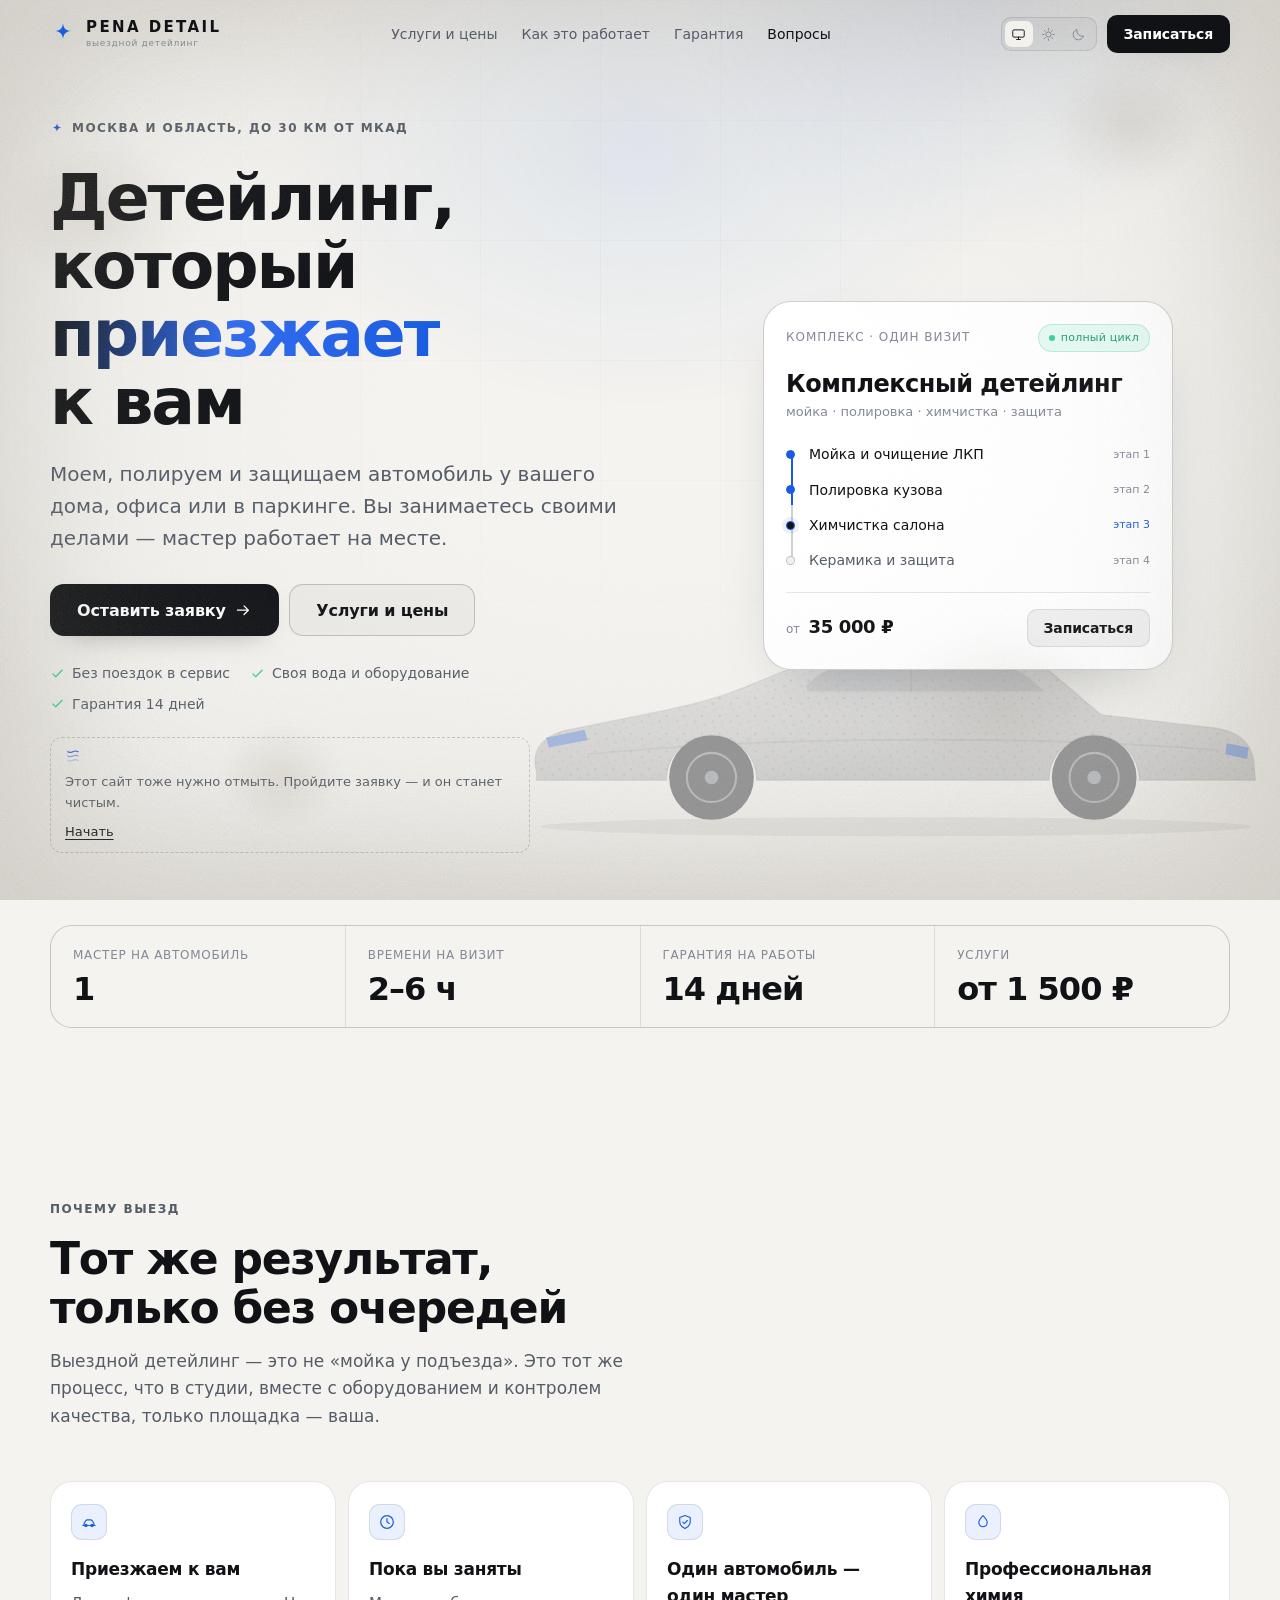
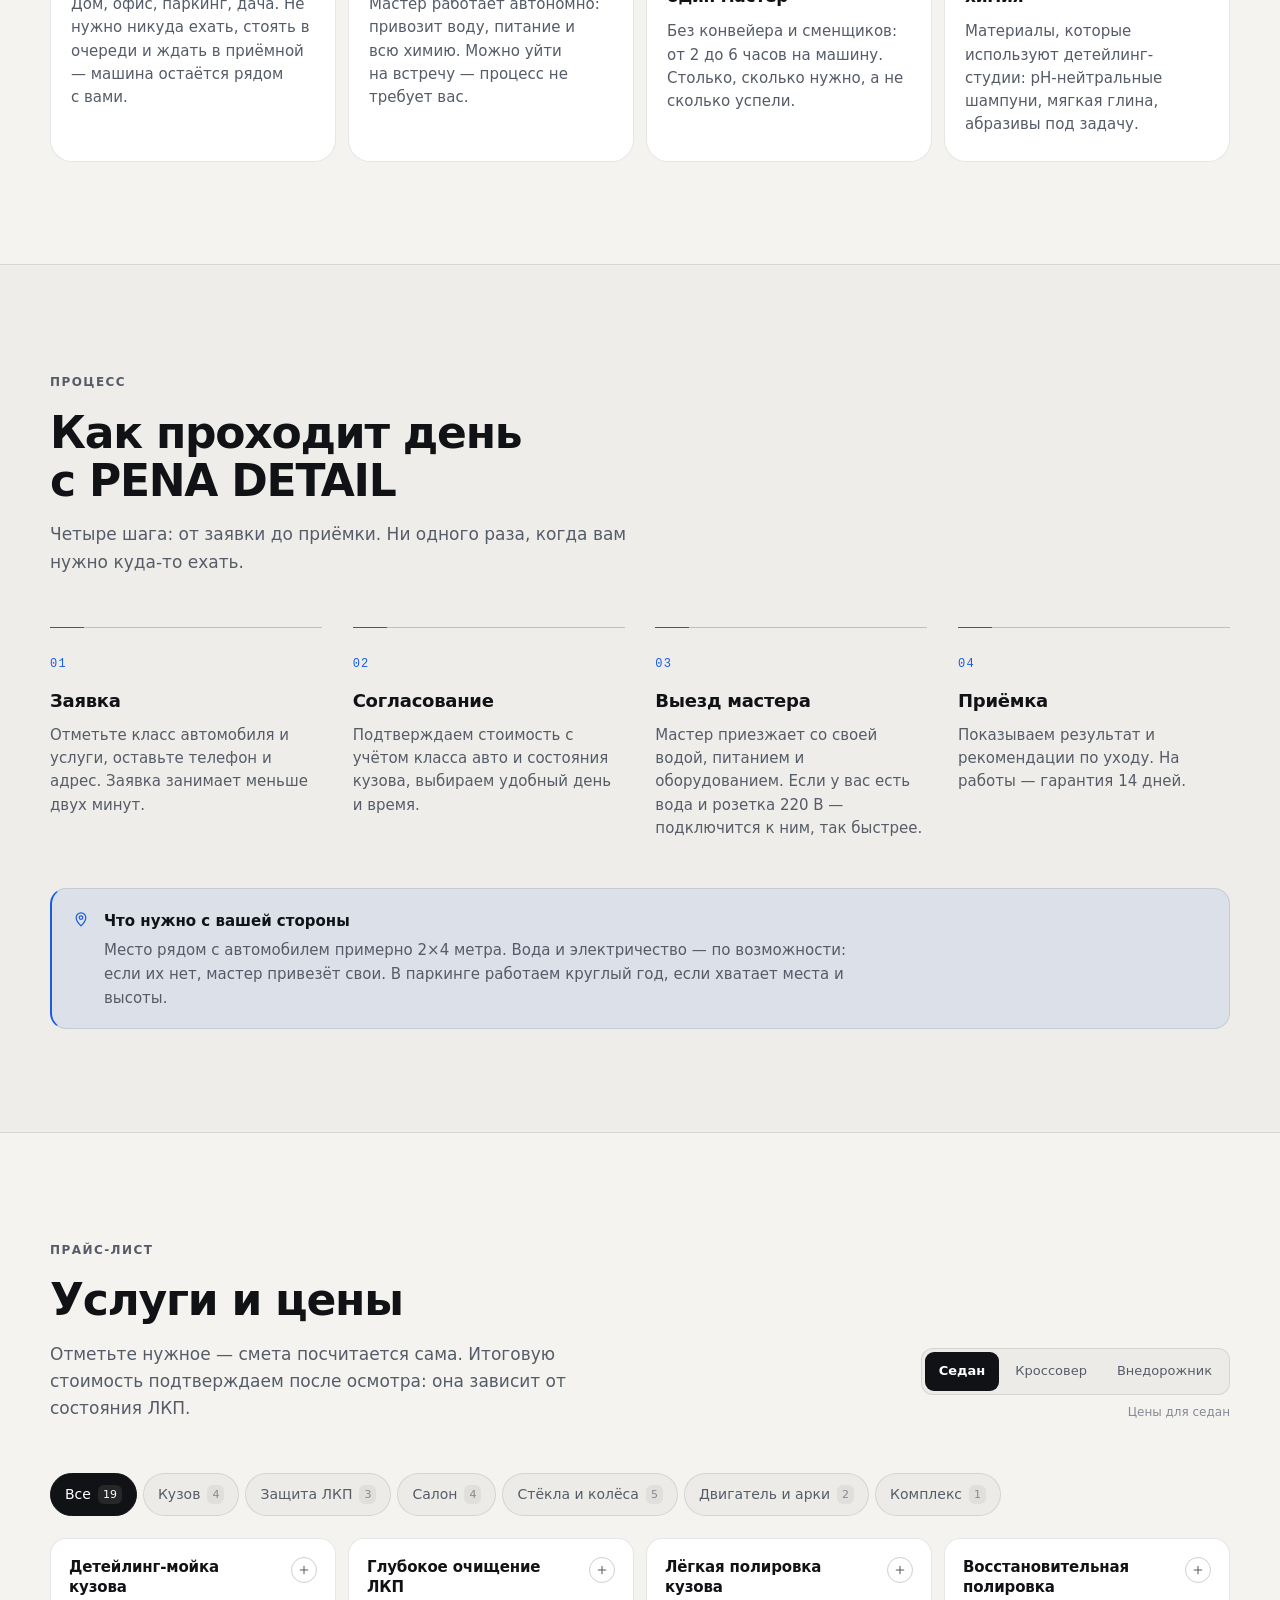
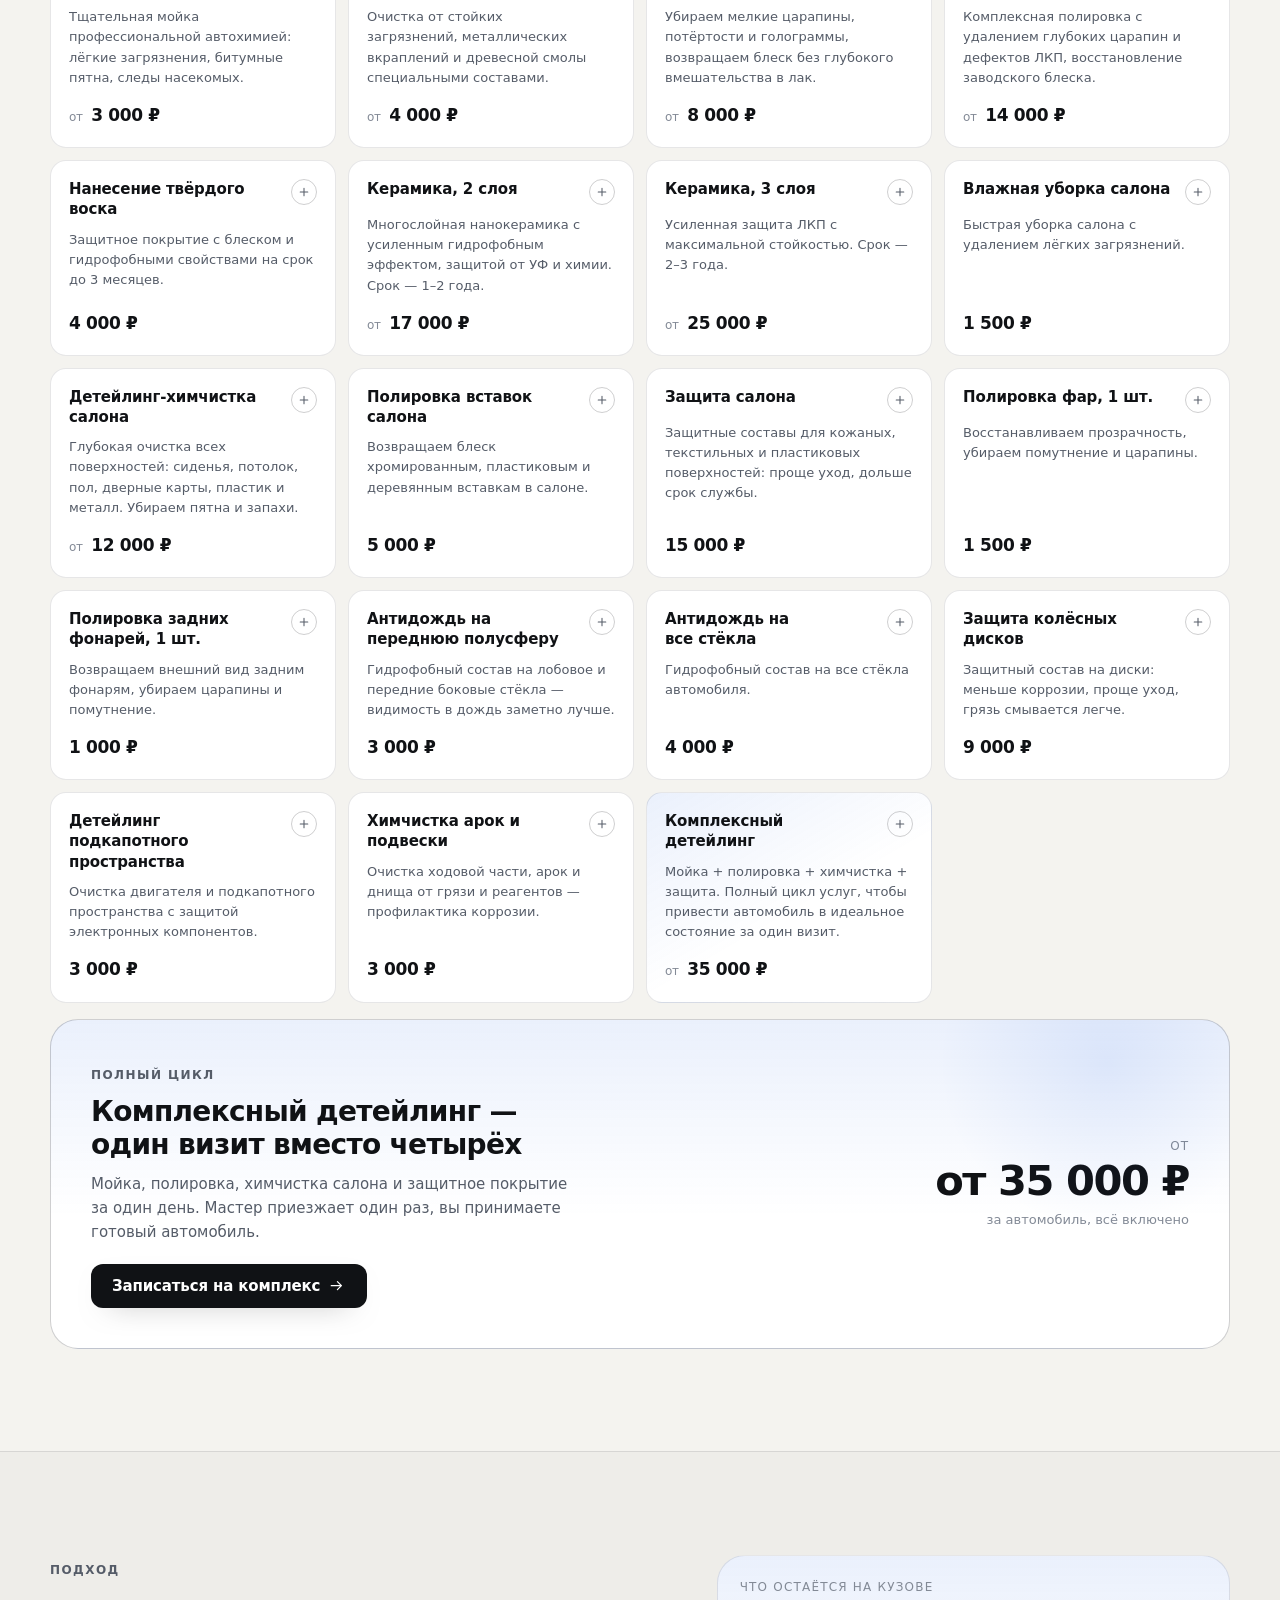
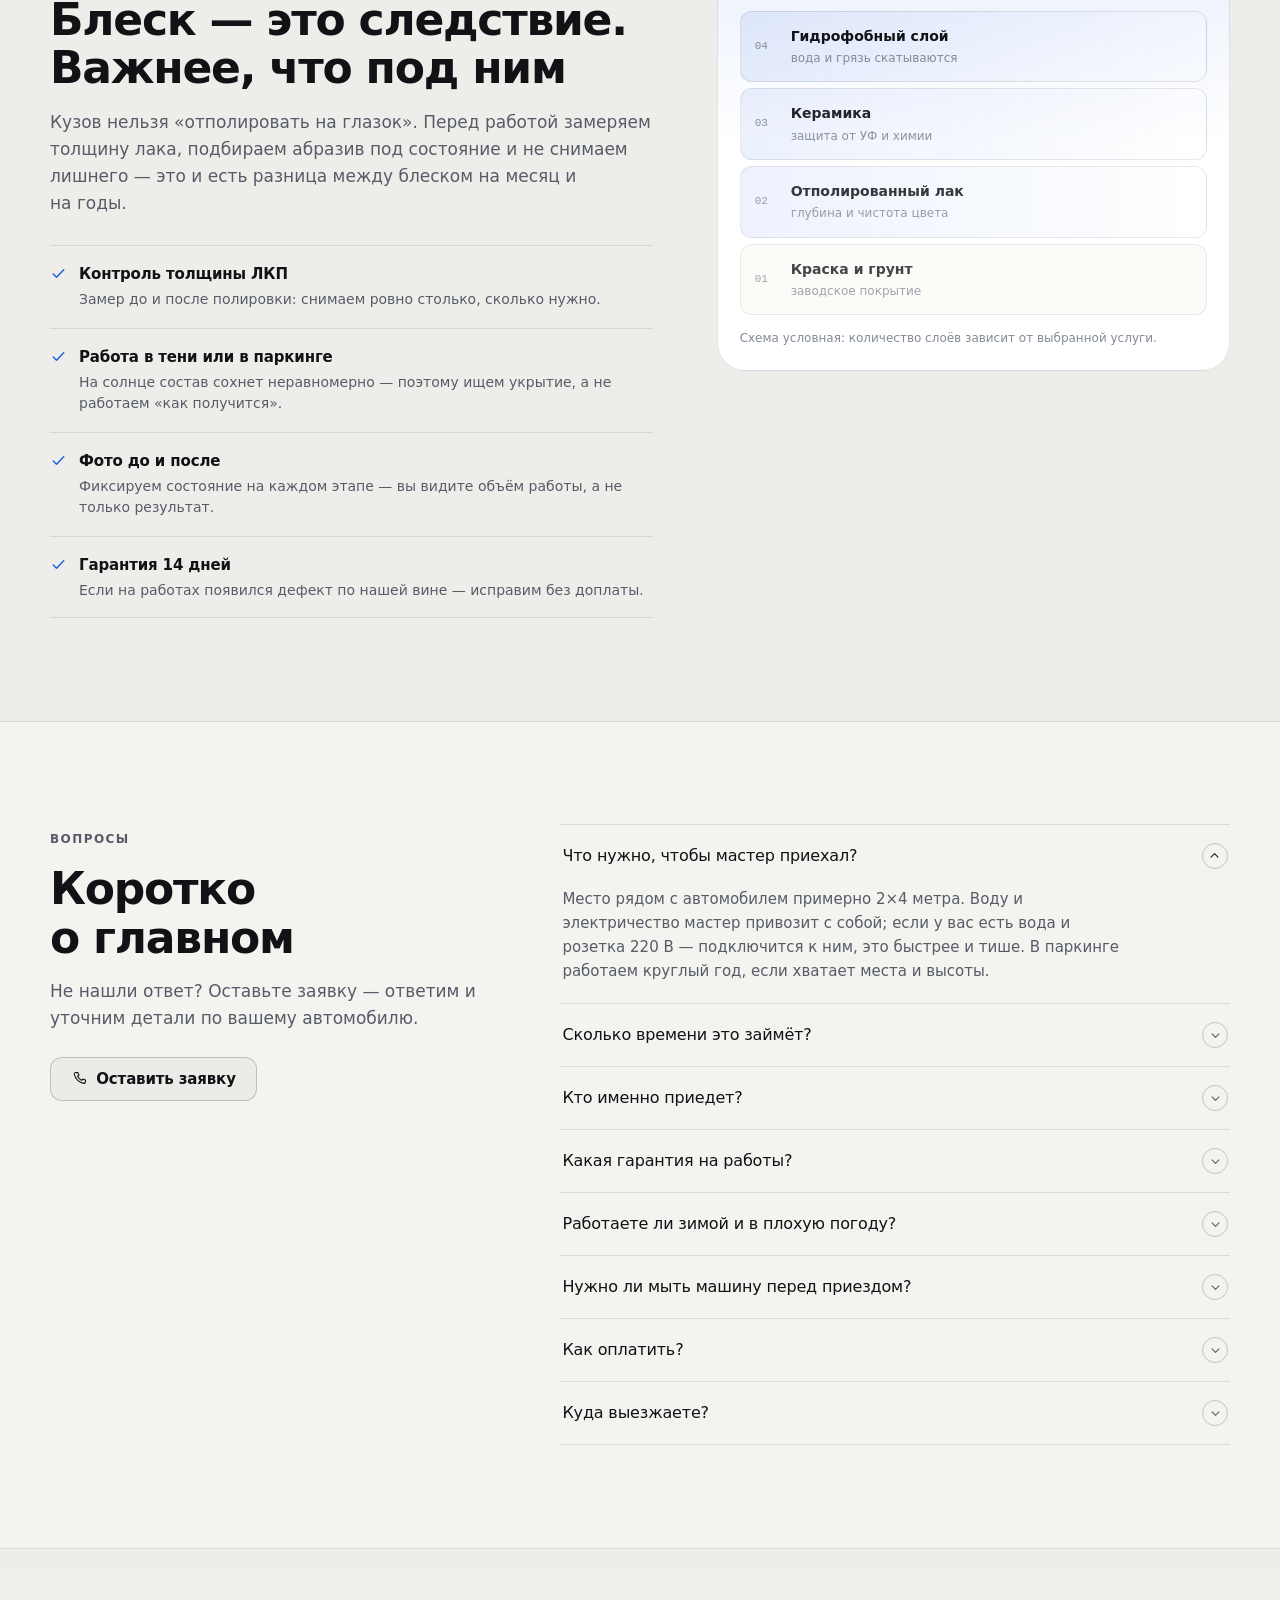
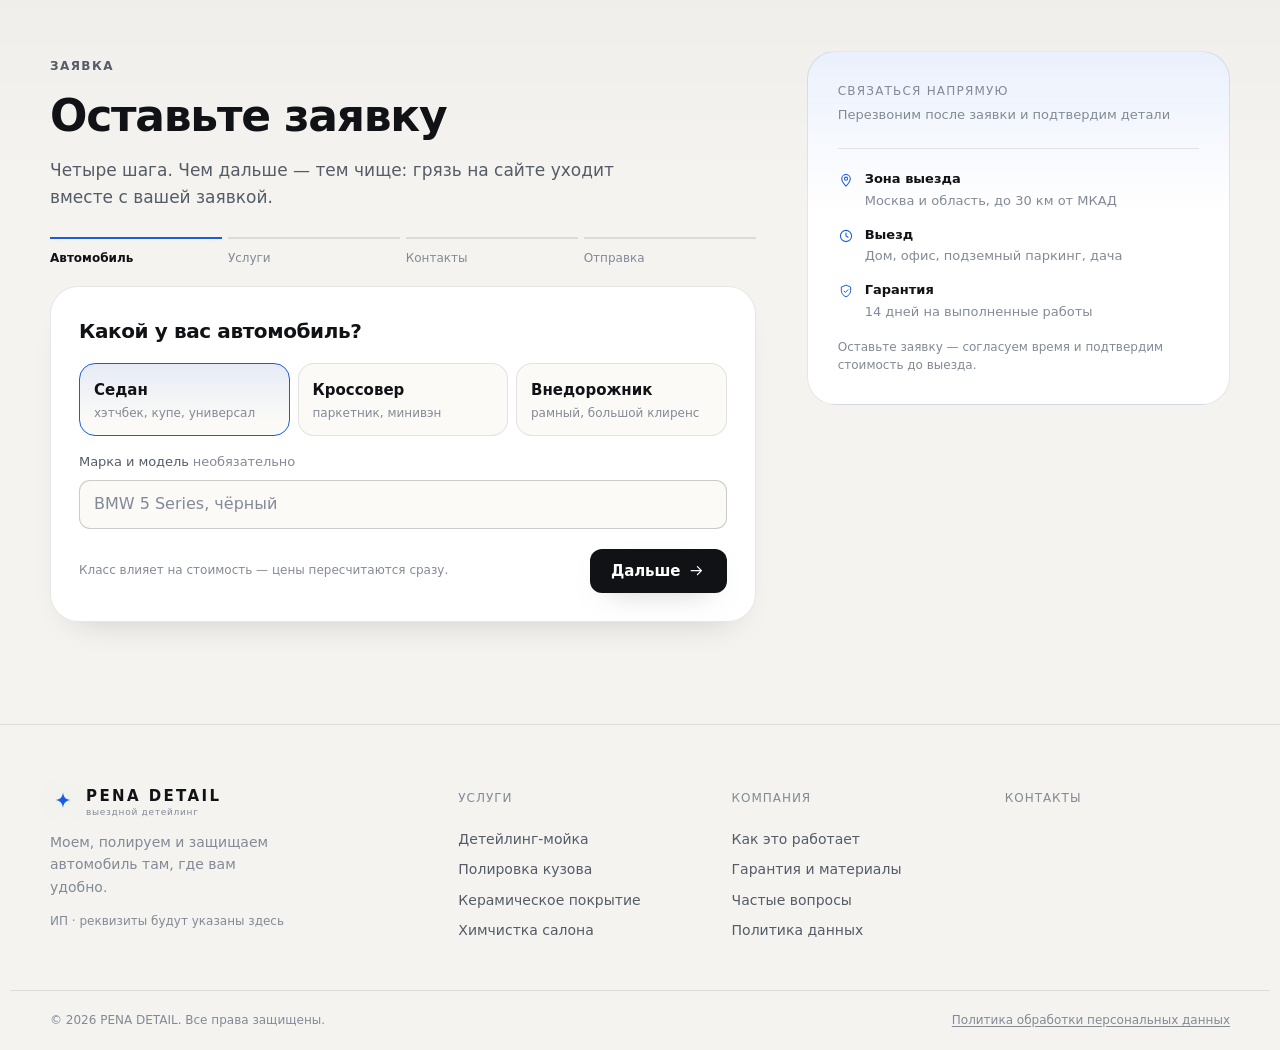
<file: index.html>
<!DOCTYPE html>
<html lang="ru" class="no-js" data-theme="dark" data-clean="0">
<head>
<meta charset="utf-8">
<meta name="viewport" content="width=device-width, initial-scale=1, viewport-fit=cover, interactive-widget=resizes-content">
<title>PENA DETAIL — выездной детейлинг в Москве: полировка, керамика, химчистка</title>
<meta name="description" content="Выездной детейлинг PENA DETAIL: детейлинг-мойка, полировка кузова, керамика, химчистка салона. Мастер приезжает к вам со своей водой и оборудованием. Москва и область до 30 км от МКАД.">
<meta name="theme-color" content="#07080a" data-theme-color>
<meta name="color-scheme" content="dark light">
<meta property="og:type" content="website">
<meta property="og:title" content="PENA DETAIL — выездной детейлинг">
<meta property="og:description" content="Моем, полируем и защищаем автомобиль у вашего дома, офиса или в паркинге. Вы занимаетесь своими делами — мастер работает на месте.">
<meta property="og:locale" content="ru_RU">
<link rel="icon" href="assets/favicon.svg" type="image/svg+xml">
<link rel="stylesheet" href="assets/styles.css">
<script>
/* Тема и «чистота» — до первой отрисовки, чтобы не было вспышки. */
(function () {
  var d = document.documentElement;
  d.classList.replace('no-js', 'js');
  try {
    var t = localStorage.getItem('pena-theme') || 'auto';
    var dark = t === 'dark' || (t === 'auto' && window.matchMedia('(prefers-color-scheme: dark)').matches);
    d.setAttribute('data-theme', dark ? 'dark' : 'light');
    d.dataset.pref = t;

    var c = localStorage.getItem('pena-clean');
    if (c !== null && !isNaN(+c)) d.setAttribute('data-clean', String(Math.max(0, Math.min(4, +c))));
  } catch (e) {}
})();
</script>
</head>
<body>

<a class="skip" href="#main">Перейти к содержимому</a>

<svg class="sprite" aria-hidden="true" focusable="false" width="0" height="0">
  <symbol id="i-spark" viewBox="0 0 24 24"><path d="M12 2.2c.7 4.5 2.6 6.4 7.1 7.1-4.5.7-6.4 2.6-7.1 7.1-.7-4.5-2.6-6.4-7.1-7.1 4.5-.7 6.4-2.6 7.1-7.1Z" fill="currentColor"/></symbol>
  <symbol id="i-check" viewBox="0 0 24 24"><path d="M4.6 12.6 9.2 17.2 19.4 6.8" fill="none" stroke="currentColor" stroke-width="2" stroke-linecap="round" stroke-linejoin="round"/></symbol>
  <symbol id="i-plus" viewBox="0 0 24 24"><path d="M12 5.5v13M5.5 12h13" fill="none" stroke="currentColor" stroke-width="1.8" stroke-linecap="round"/></symbol>
  <symbol id="i-pin" viewBox="0 0 24 24"><path d="M12 21.2s6.4-6.3 6.4-11a6.4 6.4 0 1 0-12.8 0c0 4.7 6.4 11 6.4 11Z" fill="none" stroke="currentColor" stroke-width="1.6"/><circle cx="12" cy="10.1" r="2.4" fill="none" stroke="currentColor" stroke-width="1.6"/></symbol>
  <symbol id="i-clock" viewBox="0 0 24 24"><circle cx="12" cy="12" r="8.4" fill="none" stroke="currentColor" stroke-width="1.6"/><path d="M12 7.4V12l3.1 1.9" fill="none" stroke="currentColor" stroke-width="1.6" stroke-linecap="round"/></symbol>
  <symbol id="i-arrow" viewBox="0 0 24 24"><path d="M4.5 12h14m-5.4-5.6L18.7 12l-5.6 5.6" fill="none" stroke="currentColor" stroke-width="1.7" stroke-linecap="round" stroke-linejoin="round"/></symbol>
  <symbol id="i-chev" viewBox="0 0 24 24"><path d="m6.5 9.5 5.5 5.5 5.5-5.5" fill="none" stroke="currentColor" stroke-width="1.7" stroke-linecap="round" stroke-linejoin="round"/></symbol>
  <symbol id="i-close" viewBox="0 0 24 24"><path d="M6.4 6.4l11.2 11.2M17.6 6.4 6.4 17.6" fill="none" stroke="currentColor" stroke-width="1.8" stroke-linecap="round"/></symbol>
  <symbol id="i-phone" viewBox="0 0 24 24"><path d="M7.1 3.6h2.6l1.4 3.7-1.9 1.4a12.4 12.4 0 0 0 5.8 5.8l1.4-1.9 3.7 1.4v2.6a2 2 0 0 1-2.2 2A17.4 17.4 0 0 1 4.5 5.8a2 2 0 0 1 2.6-2.2Z" fill="none" stroke="currentColor" stroke-width="1.5" stroke-linejoin="round"/></symbol>
  <symbol id="i-shield" viewBox="0 0 24 24"><path d="M12 3.2l7 2.9v5.3c0 4.4-2.9 7.5-7 9.4-4.1-1.9-7-5-7-9.4V6.1l7-2.9Z" fill="none" stroke="currentColor" stroke-width="1.5" stroke-linejoin="round"/><path d="M9 12.1l2.1 2.1 4-4.2" fill="none" stroke="currentColor" stroke-width="1.5" stroke-linecap="round" stroke-linejoin="round"/></symbol>
  <symbol id="i-drop" viewBox="0 0 24 24"><path d="M12 3.4s5.6 5.7 5.6 9.3a5.6 5.6 0 1 1-11.2 0c0-3.6 5.6-9.3 5.6-9.3Z" fill="none" stroke="currentColor" stroke-width="1.5" stroke-linejoin="round"/></symbol>
  <symbol id="i-car" viewBox="0 0 24 24"><path d="M3.8 16.6h16.4M5.4 16.6v-2.4c0-.4.1-.8.4-1.1l1.9-2.8a2.6 2.6 0 0 1 2.1-1.1h4.4c.8 0 1.6.4 2.1 1.1l1.9 2.8c.3.3.4.7.4 1.1v2.4" fill="none" stroke="currentColor" stroke-width="1.5" stroke-linecap="round" stroke-linejoin="round"/><circle cx="7.9" cy="16.7" r="1.6" fill="none" stroke="currentColor" stroke-width="1.5"/><circle cx="16.1" cy="16.7" r="1.6" fill="none" stroke="currentColor" stroke-width="1.5"/></symbol>
  <symbol id="i-sparkle" viewBox="0 0 24 24"><path d="M12 2c.6 4.6 2.4 6.4 7 7-4.6.6-6.4 2.4-7 7-.6-4.6-2.4-6.4-7-7 4.6-.6 6.4-2.4 7-7Z" fill="none" stroke="currentColor" stroke-width="1.5" stroke-linejoin="round"/></symbol>
  <symbol id="i-sun" viewBox="0 0 24 24"><circle cx="12" cy="12" r="4.2" fill="none" stroke="currentColor" stroke-width="1.6"/><path d="M12 2.6v2.2M12 19.2v2.2M2.6 12h2.2M19.2 12h2.2M5.4 5.4l1.6 1.6M17 17l1.6 1.6M18.6 5.4 17 7M7 17l-1.6 1.6" fill="none" stroke="currentColor" stroke-width="1.6" stroke-linecap="round"/></symbol>
  <symbol id="i-moon" viewBox="0 0 24 24"><path d="M20 14.4A8.4 8.4 0 0 1 9.6 4a8.4 8.4 0 1 0 10.4 10.4Z" fill="none" stroke="currentColor" stroke-width="1.6" stroke-linejoin="round"/></symbol>
  <symbol id="i-auto" viewBox="0 0 24 24"><rect x="2.8" y="4.6" width="18.4" height="11.6" rx="2" fill="none" stroke="currentColor" stroke-width="1.5"/><path d="M9 20h6M12 16.2V20" fill="none" stroke="currentColor" stroke-width="1.5" stroke-linecap="round"/></symbol>
  <symbol id="i-wipe" viewBox="0 0 24 24"><path d="M4 5.5c2.6 1.4 5.2 1.4 7.8 0s5.2-1.4 7.8 0" fill="none" stroke="currentColor" stroke-width="1.6" stroke-linecap="round"/><path d="M4 12c2.6 1.4 5.2 1.4 7.8 0s5.2-1.4 7.8 0" fill="none" stroke="currentColor" stroke-width="1.6" stroke-linecap="round" opacity=".55"/><path d="M4 18.5c2.6 1.4 5.2 1.4 7.8 0s5.2-1.4 7.8 0" fill="none" stroke="currentColor" stroke-width="1.6" stroke-linecap="round" opacity=".28"/></symbol>
  <symbol id="i-camera" viewBox="0 0 24 24"><path d="M3.6 8.6h3l1.4-2.2h8l1.4 2.2h3v10.2H3.6z" fill="none" stroke="currentColor" stroke-width="1.5" stroke-linejoin="round"/><circle cx="12" cy="13.4" r="3.2" fill="none" stroke="currentColor" stroke-width="1.5"/></symbol>
</svg>

<!-- Фон: машина, которая остаётся за контентом -->
<div class="bg" aria-hidden="true">
  <div class="bg__glow"></div>
  <svg class="car" viewBox="0 0 1200 430" preserveAspectRatio="xMidYMax meet" xmlns="http://www.w3.org/2000/svg" aria-hidden="true">
    <defs>
      <linearGradient id="carBody" x1="0" y1="0" x2="0" y2="1">
        <stop offset="0" stop-color="var(--car-1)"/>
        <stop offset=".45" stop-color="var(--car-2)"/>
        <stop offset="1" stop-color="var(--car-3)"/>
      </linearGradient>
      <linearGradient id="carSheen" x1="0" y1="0" x2="1" y2="1">
        <stop offset="0" stop-color="var(--car-sheen)" stop-opacity="0"/>
        <stop offset=".45" stop-color="var(--car-sheen)" stop-opacity=".85"/>
        <stop offset=".6" stop-color="var(--car-sheen)" stop-opacity="0"/>
      </linearGradient>
      <pattern id="grimePat" width="26" height="26" patternUnits="userSpaceOnUse">
        <circle cx="4" cy="6" r="1.6" fill="var(--grime-ink)" opacity=".5"/>
        <circle cx="15" cy="3" r="1" fill="var(--grime-ink)" opacity=".4"/>
        <circle cx="20" cy="14" r="2.1" fill="var(--grime-ink)" opacity=".28"/>
        <circle cx="8" cy="19" r="1.2" fill="var(--grime-ink)" opacity=".45"/>
        <circle cx="23" cy="23" r="1.4" fill="var(--grime-ink)" opacity=".3"/>
        <circle cx="12" cy="11" r=".7" fill="var(--grime-ink)" opacity=".6"/>
      </pattern>
      <clipPath id="carClip"><path d="M74 322C66 292 80 272 112 262L250 234C300 224 340 214 378 198L452 168C478 156 506 150 540 150L742 150C780 150 810 160 834 182L900 238L1070 258C1104 264 1122 282 1124 310L1126 334L956 334A66 66 0 0 0 824 334L396 334A66 66 0 0 0 264 334L74 334Z"/></clipPath>
    </defs>

    <ellipse class="car__shadow" cx="600" cy="402" rx="520" ry="14" fill="var(--car-shadow)"/>

    <g class="car__body">
      <path class="car__shell" fill="url(#carBody)" d="M74 322C66 292 80 272 112 262L250 234C300 224 340 214 378 198L452 168C478 156 506 150 540 150L742 150C780 150 810 160 834 182L900 238L1070 258C1104 264 1122 282 1124 310L1126 334L956 334A66 66 0 0 0 824 334L396 334A66 66 0 0 0 264 334L74 334Z"/>
      <path class="car__glass" fill="var(--car-glass)" d="M468 196C492 172 516 164 548 164L728 164C762 164 786 174 806 194L816 204L470 204Z"/>
      <path class="car__pillar" fill="none" stroke="var(--car-line)" stroke-width="3" d="M622 164v40"/>
      <path class="car__line" fill="none" stroke="var(--car-line)" stroke-width="2.5" stroke-linecap="round" d="M150 296C382 272 782 266 1070 290"/>
      <path class="car__lamp" fill="var(--car-lamp)" d="M88 272l56-12 5 15-57 11Z"/>
      <path class="car__lamp car__lamp--rear" fill="var(--car-lamp)" d="M1084 280l32 6-2 17-32-7Z"/>
      <g class="car__wheel">
        <circle cx="330" cy="330" r="62" fill="var(--car-wheel)"/>
        <circle cx="330" cy="330" r="36" fill="none" stroke="var(--car-rim)" stroke-width="3"/>
        <circle cx="330" cy="330" r="10" fill="var(--car-rim)"/>
      </g>
      <g class="car__wheel">
        <circle cx="890" cy="330" r="62" fill="var(--car-wheel)"/>
        <circle cx="890" cy="330" r="36" fill="none" stroke="var(--car-rim)" stroke-width="3"/>
        <circle cx="890" cy="330" r="10" fill="var(--car-rim)"/>
      </g>
      <rect x="0" y="0" width="1200" height="430" fill="url(#carSheen)" clip-path="url(#carClip)" class="car__sheen"/>
    </g>

    <g class="car__dirt" clip-path="url(#carClip)">
      <rect x="0" y="0" width="1200" height="430" fill="url(#grimePat)"/>
      <rect x="0" y="0" width="1200" height="430" fill="var(--grime-film)" opacity=".55"/>
    </g>
  </svg>
  <div class="bg__grid"></div>
</div>

<!-- «Грязное стекло»: пыль и разводы по краям, уходят по шагам заявки -->
<div class="grime" aria-hidden="true">
  <span class="grime__dust"></span>
  <span class="grime__spots"></span>
  <span class="grime__edge"></span>
</div>
<div class="shine" aria-hidden="true"></div>

<header class="hdr" data-hdr>
  <div class="hdr__in wrap">
    <a class="logo" href="#top" aria-label="PENA DETAIL — на главную">
      <svg class="logo__mark" viewBox="0 0 24 24" aria-hidden="true"><use href="#i-spark"/></svg>
      <span class="logo__txt">PENA DETAIL<small>выездной детейлинг</small></span>
    </a>

    <nav class="nav" aria-label="Основная навигация">
      <a href="#services">Услуги и цены</a>
      <a href="#how">Как это работает</a>
      <a href="#care">Гарантия</a>
      <a href="#faq">Вопросы</a>
    </nav>

    <div class="hdr__side">
      <div class="thm" role="group" aria-label="Тема оформления">
        <button class="thm__b" type="button" data-theme-set="auto" aria-pressed="false" title="Как в системе"><svg class="i" aria-hidden="true"><use href="#i-auto"/></svg><span class="sr">Системная тема</span></button>
        <button class="thm__b" type="button" data-theme-set="light" aria-pressed="false" title="Светлая"><svg class="i" aria-hidden="true"><use href="#i-sun"/></svg><span class="sr">Светлая тема</span></button>
        <button class="thm__b" type="button" data-theme-set="dark" aria-pressed="false" title="Тёмная"><svg class="i" aria-hidden="true"><use href="#i-moon"/></svg><span class="sr">Тёмная тема</span></button>
      </div>
      <a class="hdr__phone" href="#booking" data-cfg-phone-link hidden>
        <svg class="i" aria-hidden="true"><use href="#i-phone"/></svg>
        <span data-cfg-phone></span>
      </a>
      <a class="btn btn--primary btn--sm hdr__btn" href="#booking">Записаться</a>
    </div>

    <button class="burger" type="button" data-menu-toggle aria-expanded="false" aria-controls="mmenu" aria-label="Открыть меню">
      <span class="burger__bars" aria-hidden="true"><i></i><i></i></span>
    </button>
  </div>
</header>

<div class="mmenu" id="mmenu" data-menu inert>
  <nav class="mmenu__nav" aria-label="Меню">
    <a href="#services" data-menu-link><span>Услуги и цены</span><svg class="i" aria-hidden="true"><use href="#i-arrow"/></svg></a>
    <a href="#how" data-menu-link><span>Как это работает</span><svg class="i" aria-hidden="true"><use href="#i-arrow"/></svg></a>
    <a href="#care" data-menu-link><span>Гарантия и материалы</span><svg class="i" aria-hidden="true"><use href="#i-arrow"/></svg></a>
    <a href="#faq" data-menu-link><span>Частые вопросы</span><svg class="i" aria-hidden="true"><use href="#i-arrow"/></svg></a>
  </nav>
  <div class="mmenu__foot">
    <div class="thm thm--wide" role="group" aria-label="Тема оформления">
      <button class="thm__b" type="button" data-theme-set="auto" aria-pressed="false"><svg class="i" aria-hidden="true"><use href="#i-auto"/></svg><span>Авто</span></button>
      <button class="thm__b" type="button" data-theme-set="light" aria-pressed="false"><svg class="i" aria-hidden="true"><use href="#i-sun"/></svg><span>Светлая</span></button>
      <button class="thm__b" type="button" data-theme-set="dark" aria-pressed="false"><svg class="i" aria-hidden="true"><use href="#i-moon"/></svg><span>Тёмная</span></button>
    </div>
    <p class="mmenu__note" data-cfg-area>Москва и область, до 30 км от МКАД</p>
    <a class="btn btn--primary btn--block" href="#booking" data-menu-link>Оставить заявку</a>
  </div>
</div>

<main id="main">

  <!-- HERO -->
  <section class="hero" id="top">
    <div class="wrap hero__in">
      <div class="hero__copy">
        <p class="eyebrow" data-anim style="--d:0">
          <svg class="i eyebrow__ic" aria-hidden="true"><use href="#i-spark"/></svg>
          <span data-cfg-area>Москва и область, до 30 км от МКАД</span>
        </p>
        <h1 class="h1" data-anim style="--d:1">
          Детейлинг,<br>который<br><span class="h1__accent">приезжает</span> к&nbsp;вам
        </h1>
        <p class="lead" data-anim style="--d:2">
          Моем, полируем и защищаем автомобиль у вашего дома, офиса или в паркинге.
          Вы занимаетесь своими делами — мастер работает на месте.
        </p>
        <div class="hero__actions" data-anim style="--d:3">
          <a class="btn btn--primary btn--lg" href="#booking">
            Оставить заявку
            <svg class="i" aria-hidden="true"><use href="#i-arrow"/></svg>
          </a>
          <a class="btn btn--ghost btn--lg" href="#services">Услуги и цены</a>
        </div>
        <ul class="hero__points" data-anim style="--d:4">
          <li><svg class="i" aria-hidden="true"><use href="#i-check"/></svg>Без поездок в сервис</li>
          <li><svg class="i" aria-hidden="true"><use href="#i-check"/></svg>Своя вода и оборудование</li>
          <li><svg class="i" aria-hidden="true"><use href="#i-check"/></svg>Гарантия 14 дней</li>
        </ul>

        <p class="hint" data-dirt-hint data-anim style="--d:5">
          <svg class="i" aria-hidden="true"><use href="#i-wipe"/></svg>
          <span>Этот сайт тоже нужно отмыть. Пройдите заявку — и он станет чистым.</span>
          <a href="#booking">Начать</a>
        </p>
      </div>

      <div class="hero__media" data-anim style="--d:3">
        <div class="ticket">
          <div class="ticket__sheen" aria-hidden="true"></div>
          <div class="ticket__top">
            <span class="ticket__id">Комплекс · один визит</span>
            <span class="pill"><i class="dot" aria-hidden="true"></i>полный цикл</span>
          </div>
          <p class="ticket__car">Комплексный детейлинг</p>
          <p class="ticket__meta">мойка · полировка · химчистка · защита</p>

          <ol class="steps">
            <span class="steps__line" aria-hidden="true"></span>
            <li class="steps__item is-done"><span class="steps__dot" aria-hidden="true"></span><span class="steps__name">Мойка и очищение ЛКП</span><span class="steps__time">этап 1</span></li>
            <li class="steps__item is-done"><span class="steps__dot" aria-hidden="true"></span><span class="steps__name">Полировка кузова</span><span class="steps__time">этап 2</span></li>
            <li class="steps__item is-now"><span class="steps__dot" aria-hidden="true"></span><span class="steps__name">Химчистка салона</span><span class="steps__time">этап 3</span></li>
            <li class="steps__item"><span class="steps__dot" aria-hidden="true"></span><span class="steps__name">Керамика и защита</span><span class="steps__time">этап 4</span></li>
          </ol>

          <div class="ticket__foot">
            <span class="ticket__price"><i>от</i> <span data-complex-from>35 000</span> ₽</span>
            <a class="btn btn--soft btn--sm" href="#booking">Записаться</a>
          </div>
        </div>
      </div>
    </div>

    <div class="wrap">
      <dl class="stats" data-anim style="--d:5">
        <div class="stat"><dt>Мастер на автомобиль</dt><dd>1</dd></div>
        <div class="stat"><dt>Времени на визит</dt><dd>2–6 ч</dd></div>
        <div class="stat"><dt>Гарантия на работы</dt><dd>14 дней</dd></div>
        <div class="stat"><dt>Услуги</dt><dd>от 1 500 ₽</dd></div>
      </dl>
    </div>
  </section>

  <!-- WHY -->
  <section class="sec" id="why" aria-labelledby="why-h">
    <div class="wrap">
      <div class="sec__head">
        <p class="eyebrow">Почему выезд</p>
        <h2 class="h2" id="why-h">Тот же результат, только без очередей</h2>
        <p class="sec__sub">Выездной детейлинг — это не «мойка у подъезда». Это тот же процесс, что в студии, вместе с оборудованием и контролем качества, только площадка — ваша.</p>
      </div>

      <div class="cards">
        <article class="card" data-reveal>
          <span class="card__ic"><svg class="i" aria-hidden="true"><use href="#i-car"/></svg></span>
          <h3 class="card__h">Приезжаем к вам</h3>
          <p class="card__p">Дом, офис, паркинг, дача. Не нужно никуда ехать, стоять в очереди и ждать в приёмной — машина остаётся рядом с вами.</p>
        </article>
        <article class="card" data-reveal>
          <span class="card__ic"><svg class="i" aria-hidden="true"><use href="#i-clock"/></svg></span>
          <h3 class="card__h">Пока вы заняты</h3>
          <p class="card__p">Мастер работает автономно: привозит воду, питание и всю химию. Можно уйти на встречу — процесс не требует вас.</p>
        </article>
        <article class="card" data-reveal>
          <span class="card__ic"><svg class="i" aria-hidden="true"><use href="#i-shield"/></svg></span>
          <h3 class="card__h">Один автомобиль — один мастер</h3>
          <p class="card__p">Без конвейера и сменщиков: от 2 до 6 часов на машину. Столько, сколько нужно, а не сколько успели.</p>
        </article>
        <article class="card" data-reveal>
          <span class="card__ic"><svg class="i" aria-hidden="true"><use href="#i-drop"/></svg></span>
          <h3 class="card__h">Профессиональная химия</h3>
          <p class="card__p">Материалы, которые используют детейлинг-студии: pH-нейтральные шампуни, мягкая глина, абразивы под задачу.</p>
        </article>
      </div>
    </div>
  </section>

  <!-- HOW -->
  <section class="sec sec--band" id="how" aria-labelledby="how-h">
    <div class="wrap">
      <div class="sec__head">
        <p class="eyebrow">Процесс</p>
        <h2 class="h2" id="how-h">Как проходит день с PENA DETAIL</h2>
        <p class="sec__sub">Четыре шага: от заявки до приёмки. Ни одного раза, когда вам нужно куда-то ехать.</p>
      </div>

      <ol class="flow">
        <li class="flow__step" data-reveal>
          <span class="flow__num">01</span>
          <h3 class="flow__h">Заявка</h3>
          <p class="flow__p">Отметьте класс автомобиля и услуги, оставьте телефон и адрес. Заявка занимает меньше двух минут.</p>
        </li>
        <li class="flow__step" data-reveal>
          <span class="flow__num">02</span>
          <h3 class="flow__h">Согласование</h3>
          <p class="flow__p">Подтверждаем стоимость с учётом класса авто и состояния кузова, выбираем удобный день и время.</p>
        </li>
        <li class="flow__step" data-reveal>
          <span class="flow__num">03</span>
          <h3 class="flow__h">Выезд мастера</h3>
          <p class="flow__p">Мастер приезжает со своей водой, питанием и оборудованием. Если у вас есть вода и розетка 220 В — подключится к ним, так быстрее.</p>
        </li>
        <li class="flow__step" data-reveal>
          <span class="flow__num">04</span>
          <h3 class="flow__h">Приёмка</h3>
          <p class="flow__p">Показываем результат и рекомендации по уходу. На работы — гарантия 14 дней.</p>
        </li>
      </ol>

      <aside class="note" data-reveal>
        <svg class="i note__ic" aria-hidden="true"><use href="#i-pin"/></svg>
        <div>
          <b>Что нужно с вашей стороны</b>
          <p>Место рядом с автомобилем примерно 2×4 метра. Вода и электричество — по возможности: если их нет, мастер привезёт свои. В паркинге работаем круглый год, если хватает места и высоты.</p>
        </div>
      </aside>
    </div>
  </section>

  <!-- PRICE -->
  <section class="sec" id="services" aria-labelledby="services-h">
    <div class="wrap">
      <div class="sec__head sec__head--row">
        <div>
          <p class="eyebrow">Прайс-лист</p>
          <h2 class="h2" id="services-h">Услуги и цены</h2>
          <p class="sec__sub">Отметьте нужное — смета посчитается сама. Итоговую стоимость подтверждаем после осмотра: она зависит от состояния ЛКП.</p>
        </div>
        <div class="clsbar-wrap">
          <div class="clsbar" role="radiogroup" aria-label="Класс автомобиля">
            <button class="clsbar__b" type="button" data-class-set="sedan" aria-pressed="true">Седан</button>
            <button class="clsbar__b" type="button" data-class-set="crossover" aria-pressed="false">Кроссовер</button>
            <button class="clsbar__b" type="button" data-class-set="suv" aria-pressed="false">Внедорожник</button>
          </div>
          <p class="clsbar__note" data-class-note>Цены для седана</p>
        </div>
      </div>

      <div class="tabs" role="group" aria-label="Фильтр услуг">
        <button class="tab is-on" type="button" data-filter="all" aria-pressed="true">Все <span class="tab__n">19</span></button>
        <button class="tab" type="button" data-filter="body" aria-pressed="false">Кузов <span class="tab__n">4</span></button>
        <button class="tab" type="button" data-filter="protect" aria-pressed="false">Защита ЛКП <span class="tab__n">3</span></button>
        <button class="tab" type="button" data-filter="salon" aria-pressed="false">Салон <span class="tab__n">4</span></button>
        <button class="tab" type="button" data-filter="glass" aria-pressed="false">Стёкла и колёса <span class="tab__n">5</span></button>
        <button class="tab" type="button" data-filter="engine" aria-pressed="false">Двигатель и арки <span class="tab__n">2</span></button>
        <button class="tab" type="button" data-filter="complex" aria-pressed="false">Комплекс <span class="tab__n">1</span></button>
      </div>

      <div class="grid" data-grid>
        <label class="svc" data-item data-group="body" data-id="wash" data-name="Детейлинг-мойка кузова" data-price="3000" data-from="1">
          <input class="svc__in" type="checkbox" value="wash">
          <span class="svc__top"><span class="svc__name">Детейлинг-мойка кузова</span><span class="svc__mark" aria-hidden="true"><svg class="i svc__plus"><use href="#i-plus"/></svg><svg class="i svc__done"><use href="#i-check"/></svg></span></span>
          <span class="svc__desc">Тщательная мойка профессиональной автохимией: лёгкие загрязнения, битумные пятна, следы насекомых.</span>
          <span class="svc__foot"><span class="svc__price" data-price-out><i>от</i> 3&nbsp;000 ₽</span></span>
        </label>

        <label class="svc" data-item data-group="body" data-id="decon" data-name="Глубокое очищение ЛКП" data-price="4000" data-from="1">
          <input class="svc__in" type="checkbox" value="decon">
          <span class="svc__top"><span class="svc__name">Глубокое очищение ЛКП</span><span class="svc__mark" aria-hidden="true"><svg class="i svc__plus"><use href="#i-plus"/></svg><svg class="i svc__done"><use href="#i-check"/></svg></span></span>
          <span class="svc__desc">Очистка от стойких загрязнений, металлических вкраплений и древесной смолы специальными составами.</span>
          <span class="svc__foot"><span class="svc__price" data-price-out><i>от</i> 4&nbsp;000 ₽</span></span>
        </label>

        <label class="svc" data-item data-group="body" data-id="polish-light" data-name="Лёгкая полировка кузова" data-price="8000" data-from="1">
          <input class="svc__in" type="checkbox" value="polish-light">
          <span class="svc__top"><span class="svc__name">Лёгкая полировка кузова</span><span class="svc__mark" aria-hidden="true"><svg class="i svc__plus"><use href="#i-plus"/></svg><svg class="i svc__done"><use href="#i-check"/></svg></span></span>
          <span class="svc__desc">Убираем мелкие царапины, потёртости и голограммы, возвращаем блеск без глубокого вмешательства в лак.</span>
          <span class="svc__foot"><span class="svc__price" data-price-out><i>от</i> 8&nbsp;000 ₽</span></span>
        </label>

        <label class="svc" data-item data-group="body" data-id="polish-full" data-name="Восстановительная полировка кузова" data-price="14000" data-from="1">
          <input class="svc__in" type="checkbox" value="polish-full">
          <span class="svc__top"><span class="svc__name">Восстановительная полировка</span><span class="svc__mark" aria-hidden="true"><svg class="i svc__plus"><use href="#i-plus"/></svg><svg class="i svc__done"><use href="#i-check"/></svg></span></span>
          <span class="svc__desc">Комплексная полировка с удалением глубоких царапин и дефектов ЛКП, восстановление заводского блеска.</span>
          <span class="svc__foot"><span class="svc__price" data-price-out><i>от</i> 14&nbsp;000 ₽</span></span>
        </label>

        <label class="svc" data-item data-group="protect" data-id="wax" data-name="Нанесение твёрдого воска" data-price="4000">
          <input class="svc__in" type="checkbox" value="wax">
          <span class="svc__top"><span class="svc__name">Нанесение твёрдого воска</span><span class="svc__mark" aria-hidden="true"><svg class="i svc__plus"><use href="#i-plus"/></svg><svg class="i svc__done"><use href="#i-check"/></svg></span></span>
          <span class="svc__desc">Защитное покрытие с блеском и гидрофобными свойствами на срок до 3 месяцев.</span>
          <span class="svc__foot"><span class="svc__price" data-price-out>4&nbsp;000 ₽</span></span>
        </label>

        <label class="svc" data-item data-group="protect" data-id="cera2" data-name="Керамическое покрытие, 2 слоя" data-price="17000" data-from="1">
          <input class="svc__in" type="checkbox" value="cera2">
          <span class="svc__top"><span class="svc__name">Керамика, 2 слоя</span><span class="svc__mark" aria-hidden="true"><svg class="i svc__plus"><use href="#i-plus"/></svg><svg class="i svc__done"><use href="#i-check"/></svg></span></span>
          <span class="svc__desc">Многослойная нанокерамика с усиленным гидрофобным эффектом, защитой от УФ и химии. Срок — 1–2 года.</span>
          <span class="svc__foot"><span class="svc__price" data-price-out><i>от</i> 17&nbsp;000 ₽</span></span>
        </label>

        <label class="svc" data-item data-group="protect" data-id="cera3" data-name="Керамическое покрытие, 3 слоя" data-price="25000" data-from="1">
          <input class="svc__in" type="checkbox" value="cera3">
          <span class="svc__top"><span class="svc__name">Керамика, 3 слоя</span><span class="svc__mark" aria-hidden="true"><svg class="i svc__plus"><use href="#i-plus"/></svg><svg class="i svc__done"><use href="#i-check"/></svg></span></span>
          <span class="svc__desc">Усиленная защита ЛКП с максимальной стойкостью. Срок — 2–3 года.</span>
          <span class="svc__foot"><span class="svc__price" data-price-out><i>от</i> 25&nbsp;000 ₽</span></span>
        </label>

        <label class="svc" data-item data-group="salon" data-id="salon-wet" data-name="Влажная уборка салона" data-price="1500">
          <input class="svc__in" type="checkbox" value="salon-wet">
          <span class="svc__top"><span class="svc__name">Влажная уборка салона</span><span class="svc__mark" aria-hidden="true"><svg class="i svc__plus"><use href="#i-plus"/></svg><svg class="i svc__done"><use href="#i-check"/></svg></span></span>
          <span class="svc__desc">Быстрая уборка салона с удалением лёгких загрязнений.</span>
          <span class="svc__foot"><span class="svc__price" data-price-out>1&nbsp;500 ₽</span></span>
        </label>

        <label class="svc" data-item data-group="salon" data-id="salon-deep" data-name="Детейлинг-химчистка салона" data-price="12000" data-from="1">
          <input class="svc__in" type="checkbox" value="salon-deep">
          <span class="svc__top"><span class="svc__name">Детейлинг-химчистка салона</span><span class="svc__mark" aria-hidden="true"><svg class="i svc__plus"><use href="#i-plus"/></svg><svg class="i svc__done"><use href="#i-check"/></svg></span></span>
          <span class="svc__desc">Глубокая очистка всех поверхностей: сиденья, потолок, пол, дверные карты, пластик и металл. Убираем пятна и запахи.</span>
          <span class="svc__foot"><span class="svc__price" data-price-out><i>от</i> 12&nbsp;000 ₽</span></span>
        </label>

        <label class="svc" data-item data-group="salon" data-id="salon-inlay" data-name="Полировка декоративных вставок салона" data-price="5000">
          <input class="svc__in" type="checkbox" value="salon-inlay">
          <span class="svc__top"><span class="svc__name">Полировка вставок салона</span><span class="svc__mark" aria-hidden="true"><svg class="i svc__plus"><use href="#i-plus"/></svg><svg class="i svc__done"><use href="#i-check"/></svg></span></span>
          <span class="svc__desc">Возвращаем блеск хромированным, пластиковым и деревянным вставкам в салоне.</span>
          <span class="svc__foot"><span class="svc__price" data-price-out>5&nbsp;000 ₽</span></span>
        </label>

        <label class="svc" data-item data-group="salon" data-id="salon-guard" data-name="Защита салона" data-price="15000">
          <input class="svc__in" type="checkbox" value="salon-guard">
          <span class="svc__top"><span class="svc__name">Защита салона</span><span class="svc__mark" aria-hidden="true"><svg class="i svc__plus"><use href="#i-plus"/></svg><svg class="i svc__done"><use href="#i-check"/></svg></span></span>
          <span class="svc__desc">Защитные составы для кожаных, текстильных и пластиковых поверхностей: проще уход, дольше срок службы.</span>
          <span class="svc__foot"><span class="svc__price" data-price-out>15&nbsp;000 ₽</span></span>
        </label>

        <label class="svc" data-item data-group="glass" data-id="headlight" data-name="Полировка фар, 1 шт." data-price="1500">
          <input class="svc__in" type="checkbox" value="headlight">
          <span class="svc__top"><span class="svc__name">Полировка фар, 1 шт.</span><span class="svc__mark" aria-hidden="true"><svg class="i svc__plus"><use href="#i-plus"/></svg><svg class="i svc__done"><use href="#i-check"/></svg></span></span>
          <span class="svc__desc">Восстанавливаем прозрачность, убираем помутнение и царапины.</span>
          <span class="svc__foot"><span class="svc__price" data-price-out>1&nbsp;500 ₽</span></span>
        </label>

        <label class="svc" data-item data-group="glass" data-id="taillight" data-name="Полировка задних фонарей, 1 шт." data-price="1000">
          <input class="svc__in" type="checkbox" value="taillight">
          <span class="svc__top"><span class="svc__name">Полировка задних фонарей, 1 шт.</span><span class="svc__mark" aria-hidden="true"><svg class="i svc__plus"><use href="#i-plus"/></svg><svg class="i svc__done"><use href="#i-check"/></svg></span></span>
          <span class="svc__desc">Возвращаем внешний вид задним фонарям, убираем царапины и помутнение.</span>
          <span class="svc__foot"><span class="svc__price" data-price-out>1&nbsp;000 ₽</span></span>
        </label>

        <label class="svc" data-item data-group="glass" data-id="rain-front" data-name="Антидождь на переднюю полусферу" data-price="3000">
          <input class="svc__in" type="checkbox" value="rain-front">
          <span class="svc__top"><span class="svc__name">Антидождь на переднюю полусферу</span><span class="svc__mark" aria-hidden="true"><svg class="i svc__plus"><use href="#i-plus"/></svg><svg class="i svc__done"><use href="#i-check"/></svg></span></span>
          <span class="svc__desc">Гидрофобный состав на лобовое и передние боковые стёкла — видимость в дождь заметно лучше.</span>
          <span class="svc__foot"><span class="svc__price" data-price-out>3&nbsp;000 ₽</span></span>
        </label>

        <label class="svc" data-item data-group="glass" data-id="rain-all" data-name="Антидождь на все стёкла" data-price="4000">
          <input class="svc__in" type="checkbox" value="rain-all">
          <span class="svc__top"><span class="svc__name">Антидождь на все стёкла</span><span class="svc__mark" aria-hidden="true"><svg class="i svc__plus"><use href="#i-plus"/></svg><svg class="i svc__done"><use href="#i-check"/></svg></span></span>
          <span class="svc__desc">Гидрофобный состав на все стёкла автомобиля.</span>
          <span class="svc__foot"><span class="svc__price" data-price-out>4&nbsp;000 ₽</span></span>
        </label>

        <label class="svc" data-item data-group="glass" data-id="wheels" data-name="Защита колёсных дисков" data-price="9000">
          <input class="svc__in" type="checkbox" value="wheels">
          <span class="svc__top"><span class="svc__name">Защита колёсных дисков</span><span class="svc__mark" aria-hidden="true"><svg class="i svc__plus"><use href="#i-plus"/></svg><svg class="i svc__done"><use href="#i-check"/></svg></span></span>
          <span class="svc__desc">Защитный состав на диски: меньше коррозии, проще уход, грязь смывается легче.</span>
          <span class="svc__foot"><span class="svc__price" data-price-out>9&nbsp;000 ₽</span></span>
        </label>

        <label class="svc" data-item data-group="engine" data-id="bay" data-name="Детейлинг подкапотного пространства" data-price="3000">
          <input class="svc__in" type="checkbox" value="bay">
          <span class="svc__top"><span class="svc__name">Детейлинг подкапотного пространства</span><span class="svc__mark" aria-hidden="true"><svg class="i svc__plus"><use href="#i-plus"/></svg><svg class="i svc__done"><use href="#i-check"/></svg></span></span>
          <span class="svc__desc">Очистка двигателя и подкапотного пространства с защитой электронных компонентов.</span>
          <span class="svc__foot"><span class="svc__price" data-price-out>3&nbsp;000 ₽</span></span>
        </label>

        <label class="svc" data-item data-group="engine" data-id="arch" data-name="Химчистка арок и подвески" data-price="3000">
          <input class="svc__in" type="checkbox" value="arch">
          <span class="svc__top"><span class="svc__name">Химчистка арок и подвески</span><span class="svc__mark" aria-hidden="true"><svg class="i svc__plus"><use href="#i-plus"/></svg><svg class="i svc__done"><use href="#i-check"/></svg></span></span>
          <span class="svc__desc">Очистка ходовой части, арок и днища от грязи и реагентов — профилактика коррозии.</span>
          <span class="svc__foot"><span class="svc__price" data-price-out>3&nbsp;000 ₽</span></span>
        </label>

        <label class="svc svc--hero" data-item data-group="complex" data-id="complex" data-name="Комплексный детейлинг" data-price="35000" data-from="1">
          <input class="svc__in" type="checkbox" value="complex">
          <span class="svc__top"><span class="svc__name">Комплексный детейлинг</span><span class="svc__mark" aria-hidden="true"><svg class="i svc__plus"><use href="#i-plus"/></svg><svg class="i svc__done"><use href="#i-check"/></svg></span></span>
          <span class="svc__desc">Мойка + полировка + химчистка + защита. Полный цикл услуг, чтобы привести автомобиль в идеальное состояние за один визит.</span>
          <span class="svc__foot"><span class="svc__price" data-price-out><i>от</i> 35&nbsp;000 ₽</span></span>
        </label>
      </div>

      <aside class="combo" data-reveal>
        <div class="combo__glow" aria-hidden="true"></div>
        <div class="combo__body">
          <p class="eyebrow eyebrow--tight">Полный цикл</p>
          <h3 class="combo__h">Комплексный детейлинг — один визит вместо четырёх</h3>
          <p class="combo__p">Мойка, полировка, химчистка салона и защитное покрытие за один день. Мастер приезжает один раз, вы принимаете готовый автомобиль.</p>
          <a class="btn btn--primary" href="#booking" data-pick="complex">Записаться на комплекс <svg class="i" aria-hidden="true"><use href="#i-arrow"/></svg></a>
        </div>
        <div class="combo__price">
          <span class="combo__from">от</span>
          <span class="combo__sum" data-complex-price>35&nbsp;000 ₽</span>
          <span class="combo__note">за автомобиль, всё включено</span>
        </div>
      </aside>
    </div>
  </section>

  <!-- CARE -->
  <section class="sec sec--band" id="care" aria-labelledby="care-h">
    <div class="wrap care">
      <div class="care__copy">
        <p class="eyebrow">Подход</p>
        <h2 class="h2" id="care-h">Блеск — это следствие. Важнее, что под ним</h2>
        <p class="sec__sub">Кузов нельзя «отполировать на глазок». Перед работой замеряем толщину лака, подбираем абразив под состояние и не снимаем лишнего — это и есть разница между блеском на месяц и на годы.</p>

        <ul class="checks">
          <li data-reveal><svg class="i" aria-hidden="true"><use href="#i-check"/></svg><div><b>Контроль толщины ЛКП</b><span>Замер до и после полировки: снимаем ровно столько, сколько нужно.</span></div></li>
          <li data-reveal><svg class="i" aria-hidden="true"><use href="#i-check"/></svg><div><b>Работа в тени или в паркинге</b><span>На солнце состав сохнет неравномерно — поэтому ищем укрытие, а не работаем «как получится».</span></div></li>
          <li data-reveal><svg class="i" aria-hidden="true"><use href="#i-check"/></svg><div><b>Фото до и после</b><span>Фиксируем состояние на каждом этапе — вы видите объём работы, а не только результат.</span></div></li>
          <li data-reveal><svg class="i" aria-hidden="true"><use href="#i-check"/></svg><div><b>Гарантия 14 дней</b><span>Если на работах появился дефект по нашей вине — исправим без доплаты.</span></div></li>
        </ul>
      </div>

      <div class="layers" data-reveal aria-label="Слои, которые остаются на кузове после детейлинга">
        <p class="layers__title">Что остаётся на кузове</p>
        <ol class="layers__list">
          <li class="layer layer--1"><span class="layer__n">04</span><span class="layer__t">Гидрофобный слой</span><span class="layer__d">вода и грязь скатываются</span></li>
          <li class="layer layer--2"><span class="layer__n">03</span><span class="layer__t">Керамика</span><span class="layer__d">защита от УФ и химии</span></li>
          <li class="layer layer--3"><span class="layer__n">02</span><span class="layer__t">Отполированный лак</span><span class="layer__d">глубина и чистота цвета</span></li>
          <li class="layer layer--4"><span class="layer__n">01</span><span class="layer__t">Краска и грунт</span><span class="layer__d">заводское покрытие</span></li>
        </ol>
        <p class="layers__note">Схема условная: количество слоёв зависит от выбранной услуги.</p>
      </div>
    </div>
  </section>

  <!-- GALLERY: появляется, когда в config.js добавлены фото -->
  <section class="sec" id="works" aria-labelledby="works-h" hidden data-works>
    <div class="wrap">
      <div class="sec__head">
        <p class="eyebrow">Работы</p>
        <h2 class="h2" id="works-h">Что получается в итоге</h2>
        <p class="sec__sub">Реальные автомобили и реальные условия: двор, паркинг, дача.</p>
      </div>
      <div class="works" data-works-grid></div>
    </div>
  </section>

  <!-- FAQ -->
  <section class="sec" id="faq" aria-labelledby="faq-h">
    <div class="wrap faq">
      <div class="faq__head">
        <p class="eyebrow">Вопросы</p>
        <h2 class="h2" id="faq-h">Коротко о главном</h2>
        <p class="sec__sub">Не нашли ответ? Оставьте заявку — ответим и уточним детали по вашему автомобилю.</p>
        <a class="btn btn--ghost" href="#booking"><svg class="i" aria-hidden="true"><use href="#i-phone"/></svg>Оставить заявку</a>
      </div>

      <div class="faq__list" data-reveal>
        <details class="acc" open>
          <summary class="acc__q"><span>Что нужно, чтобы мастер приехал?</span><span class="acc__ic" aria-hidden="true"><svg class="i"><use href="#i-chev"/></svg></span></summary>
          <div class="acc__body"><p>Место рядом с автомобилем примерно 2×4 метра. Воду и электричество мастер привозит с собой; если у вас есть вода и розетка 220 В — подключится к ним, это быстрее и тише. В паркинге работаем круглый год, если хватает места и высоты.</p></div>
        </details>
        <details class="acc">
          <summary class="acc__q"><span>Сколько времени это займёт?</span><span class="acc__ic" aria-hidden="true"><svg class="i"><use href="#i-chev"/></svg></span></summary>
          <div class="acc__body"><p>От 2 до 6 часов в зависимости от услуг и состояния автомобиля. Точное время скажем после уточнения деталей. Оставаться рядом не нужно — можно уехать по делам.</p></div>
        </details>
        <details class="acc">
          <summary class="acc__q"><span>Кто именно приедет?</span><span class="acc__ic" aria-hidden="true"><svg class="i"><use href="#i-chev"/></svg></span></summary>
          <div class="acc__body"><p>Работает один мастер — тот же, кто отвечает на заявку. Один автомобиль, один человек, без сменщиков и конвейера.</p></div>
        </details>
        <details class="acc">
          <summary class="acc__q"><span>Какая гарантия на работы?</span><span class="acc__ic" aria-hidden="true"><svg class="i"><use href="#i-chev"/></svg></span></summary>
          <div class="acc__body"><p>14 дней на выполненные работы. Если за это время появился дефект по нашей вине — исправим без доплаты. На защитные покрытия действуют сроки, указанные в описании услуги.</p></div>
        </details>
        <details class="acc">
          <summary class="acc__q"><span>Работаете ли зимой и в плохую погоду?</span><span class="acc__ic" aria-hidden="true"><svg class="i"><use href="#i-chev"/></svg></span></summary>
          <div class="acc__body"><p>В паркинге — круглый год. На улице — по погоде: в дождь и снег полировку и защиту не делаем, это бессмысленно. Точные условия по вашему случаю уточним при заявке.</p></div>
        </details>
        <details class="acc">
          <summary class="acc__q"><span>Нужно ли мыть машину перед приездом?</span><span class="acc__ic" aria-hidden="true"><svg class="i"><use href="#i-chev"/></svg></span></summary>
          <div class="acc__body"><p>Нет. Мойка и очищение ЛКП — первый этап работы, он входит в услугу.</p></div>
        </details>
        <details class="acc">
          <summary class="acc__q"><span>Как оплатить?</span><span class="acc__ic" aria-hidden="true"><svg class="i"><use href="#i-chev"/></svg></span></summary>
          <div class="acc__body"><p>После приёмки работ. Способ оплаты согласуем при подтверждении заявки.</p></div>
        </details>
        <details class="acc">
          <summary class="acc__q"><span>Куда выезжаете?</span><span class="acc__ic" aria-hidden="true"><svg class="i"><use href="#i-chev"/></svg></span></summary>
          <div class="acc__body"><p>Москва и область в пределах 30 км от МКАД. Дальше — по договорённости, дорога считается отдельно.</p></div>
        </details>
      </div>
    </div>
  </section>

  <!-- BOOKING -->
  <section class="sec sec--booking" id="booking" aria-labelledby="booking-h">
    <div class="wrap booking">
      <div class="booking__main">
        <p class="eyebrow">Заявка</p>
        <h2 class="h2" id="booking-h">Оставьте заявку</h2>
        <p class="sec__sub">Четыре шага. Чем дальше — тем чище: грязь на сайте уходит вместе с вашей заявкой.</p>

        <div class="stepper" data-flow>
          <ol class="stepper__dots" aria-label="Этапы заявки">
            <li class="stepper__dot is-on" data-dot="1"><span>Автомобиль</span></li>
            <li class="stepper__dot" data-dot="2"><span>Услуги</span></li>
            <li class="stepper__dot" data-dot="3"><span>Контакты</span></li>
            <li class="stepper__dot" data-dot="4"><span>Отправка</span></li>
          </ol>

          <form class="form" data-form novalidate>
            <section class="step is-on" data-step="1" aria-labelledby="step1-h">
              <h3 class="step__h" id="step1-h">Какой у вас автомобиль?</h3>
              <div class="classes" role="radiogroup" aria-label="Класс автомобиля">
                <label class="cls"><input type="radio" name="carClass" value="sedan" checked><span class="cls__t">Седан</span><span class="cls__d">хэтчбек, купе, универсал</span></label>
                <label class="cls"><input type="radio" name="carClass" value="crossover"><span class="cls__t">Кроссовер</span><span class="cls__d">паркетник, минивэн</span></label>
                <label class="cls"><input type="radio" name="carClass" value="suv"><span class="cls__t">Внедорожник</span><span class="cls__d">рамный, большой клиренс</span></label>
              </div>
              <label class="fld">
                <span class="fld__l">Марка и модель <i>необязательно</i></span>
                <input class="fld__i" type="text" name="car" placeholder="BMW 5 Series, чёрный" autocomplete="off">
              </label>
              <div class="step__nav">
                <span class="step__hint">Класс влияет на стоимость — цены пересчитаются сразу.</span>
                <button class="btn btn--primary" type="button" data-next>Дальше <svg class="i" aria-hidden="true"><use href="#i-arrow"/></svg></button>
              </div>
            </section>

            <section class="step" data-step="2" aria-labelledby="step2-h" hidden>
              <h3 class="step__h" id="step2-h">Что делаем?</h3>
              <p class="step__sub">Отметьте услуги — цены уже с учётом класса <span data-class-label>седана</span>.</p>
              <div class="pick" data-pick-list></div>
              <div class="step__nav">
                <button class="btn btn--ghost" type="button" data-prev>Назад</button>
                <span class="step__sum" data-step-sum>ничего не выбрано</span>
                <button class="btn btn--primary" type="button" data-next>Дальше <svg class="i" aria-hidden="true"><use href="#i-arrow"/></svg></button>
              </div>
            </section>

            <section class="step" data-step="3" aria-labelledby="step3-h" hidden>
              <h3 class="step__h" id="step3-h">Куда и когда приехать?</h3>
              <div class="form__row">
                <label class="fld">
                  <span class="fld__l">Как вас зовут</span>
                  <input class="fld__i" type="text" name="name" autocomplete="name" placeholder="Александр" required>
                  <span class="fld__e" data-err></span>
                </label>
                <label class="fld">
                  <span class="fld__l">Телефон</span>
                  <input class="fld__i" type="tel" name="phone" inputmode="tel" autocomplete="tel" placeholder="+7 999 123-45-67" required>
                  <span class="fld__e" data-err></span>
                </label>
              </div>
              <label class="fld">
                <span class="fld__l">Адрес выезда</span>
                <input class="fld__i" type="text" name="address" placeholder="Москва, ул. Лесная, 12" autocomplete="street-address" required>
                <span class="fld__e" data-err></span>
              </label>
              <div class="form__row">
                <label class="fld">
                  <span class="fld__l">Дата</span>
                  <input class="fld__i fld__i--date" type="date" name="date" required>
                  <span class="fld__e" data-err></span>
                </label>
                <label class="fld">
                  <span class="fld__l">Удобное время</span>
                  <select class="fld__i fld__i--sel" name="time">
                    <option value="09:00–12:00">Утро, 9:00–12:00</option>
                    <option value="12:00–15:00">День, 12:00–15:00</option>
                    <option value="15:00–18:00">Вечер, 15:00–18:00</option>
                    <option value="18:00–21:00">Поздний вечер, 18:00–21:00</option>
                    <option value="">Ещё не знаю</option>
                  </select>
                </label>
              </div>
              <label class="fld">
                <span class="fld__l">Комментарий <i>необязательно</i></span>
                <textarea class="fld__i fld__i--ta" name="note" rows="2" placeholder="Например: паркинг −2, нужна розетка; или «есть скол на капоте»"></textarea>
              </label>
              <div class="step__nav">
                <button class="btn btn--ghost" type="button" data-prev>Назад</button>
                <button class="btn btn--primary" type="button" data-next>Проверить <svg class="i" aria-hidden="true"><use href="#i-arrow"/></svg></button>
              </div>
            </section>

            <section class="step" data-step="4" aria-labelledby="step4-h" hidden>
              <h3 class="step__h" id="step4-h">Проверьте заявку</h3>
              <div class="review" data-review></div>
              <label class="agree">
                <input type="checkbox" name="agree" required>
                <span>Согласен на обработку персональных данных — <a href="privacy.html" target="_blank" rel="noopener">политика</a>.</span>
              </label>
              <span class="fld__e" data-err></span>
              <div class="hpot" aria-hidden="true"><label>Не заполняйте<input type="text" name="company" tabindex="-1" autocomplete="off"></label></div>
              <div class="step__nav">
                <button class="btn btn--ghost" type="button" data-prev>Назад</button>
                <button class="btn btn--primary btn--lg" type="submit" data-submit>Отправить заявку <svg class="i" aria-hidden="true"><use href="#i-arrow"/></svg></button>
              </div>
              <p class="form__status" data-status role="status" aria-live="polite"></p>
            </section>
          </form>

          <div class="done" data-done hidden>
            <span class="done__ic" aria-hidden="true"><svg class="i"><use href="#i-check"/></svg></span>
            <h3 class="done__h">Заявка отправлена</h3>
            <p class="done__p">Сайт чистый — как и ваш автомобиль после визита мастера. Свяжемся, чтобы подтвердить детали.</p>
            <p class="done__sum" data-done-sum></p>
            <div class="done__actions" data-done-actions></div>
            <button class="done__back" type="button" data-done-back>Изменить заявку</button>
          </div>
        </div>
      </div>

      <aside class="contact" id="contacts">
        <h3 class="contact__h">Связаться напрямую</h3>
        <a class="contact__phone" href="#booking" data-cfg-phone-link hidden data-cfg-phone></a>
        <p class="contact__sub" data-cfg-no-phone>Перезвоним после заявки и подтвердим детали</p>
        <p class="contact__sub" data-cfg-hours hidden></p>

        <ul class="contact__list">
          <li><svg class="i" aria-hidden="true"><use href="#i-pin"/></svg><div><b>Зона выезда</b><span data-cfg-area>Москва и область, до 30 км от МКАД</span></div></li>
          <li><svg class="i" aria-hidden="true"><use href="#i-clock"/></svg><div><b>Выезд</b><span>Дом, офис, подземный паркинг, дача</span></div></li>
          <li><svg class="i" aria-hidden="true"><use href="#i-shield"/></svg><div><b>Гарантия</b><span>14 дней на выполненные работы</span></div></li>
        </ul>

        <div class="contact__btns" data-cfg-messengers hidden>
          <a class="btn btn--soft" data-cfg="whatsapp" target="_blank" rel="noopener" hidden>WhatsApp</a>
          <a class="btn btn--soft" data-cfg="telegram" target="_blank" rel="noopener" hidden>Telegram</a>
        </div>

        <p class="contact__note">Оставьте заявку — согласуем время и подтвердим стоимость до выезда.</p>
      </aside>
    </div>
  </section>

</main>

<footer class="ftr">
  <div class="wrap ftr__in">
    <div class="ftr__brand">
      <a class="logo logo--ftr" href="#top">
        <svg class="logo__mark" viewBox="0 0 24 24" aria-hidden="true"><use href="#i-spark"/></svg>
        <span class="logo__txt">PENA DETAIL<small>выездной детейлинг</small></span>
      </a>
      <p class="ftr__tag">Моем, полируем и защищаем автомобиль там, где вам удобно.</p>
      <p class="ftr__legal" data-cfg-legal>ИП · реквизиты будут указаны здесь</p>
    </div>

    <nav class="ftr__col" aria-label="Услуги">
      <p class="ftr__h">Услуги</p>
      <a href="#services">Детейлинг-мойка</a>
      <a href="#services">Полировка кузова</a>
      <a href="#services">Керамическое покрытие</a>
      <a href="#services">Химчистка салона</a>
    </nav>

    <nav class="ftr__col" aria-label="Компания">
      <p class="ftr__h">Компания</p>
      <a href="#how">Как это работает</a>
      <a href="#care">Гарантия и материалы</a>
      <a href="#faq">Частые вопросы</a>
      <a href="privacy.html">Политика данных</a>
    </nav>

    <div class="ftr__col">
      <p class="ftr__h">Контакты</p>
      <a href="#booking" data-cfg-phone-link hidden data-cfg-phone></a>
      <a data-cfg="telegram" target="_blank" rel="noopener" hidden>Telegram</a>
      <a data-cfg="whatsapp" target="_blank" rel="noopener" hidden>WhatsApp</a>
      <a data-cfg="email" hidden></a>
      <a href="#booking" data-cfg-fallback>Оставить заявку</a>
      <p class="ftr__hours" data-cfg-hours hidden></p>
    </div>
  </div>

  <div class="wrap ftr__bottom">
    <p>© <span data-year>2026</span> PENA DETAIL. Все права защищены.</p>
    <p><a href="privacy.html">Политика обработки персональных данных</a></p>
  </div>
</footer>

<div class="est" data-est inert>
  <div class="est__in">
    <div class="est__sum">
      <span class="est__label">Смета</span>
      <strong class="est__val" data-est-total aria-live="polite">0 ₽</strong>
      <span class="est__meta" data-est-count></span>
    </div>
    <button class="est__clear" type="button" data-est-clear>Очистить</button>
    <a class="btn btn--primary est__go" href="#booking" data-est-go>Оформить <svg class="i" aria-hidden="true"><use href="#i-arrow"/></svg></a>
  </div>
</div>

<script type="application/ld+json">
{
  "@context": "https://schema.org",
  "@type": "AutoWash",
  "name": "PENA DETAIL",
  "description": "Выездной детейлинг в Москве и области: детейлинг-мойка, полировка кузова, керамические покрытия, химчистка салона.",
  "areaServed": { "@type": "City", "name": "Москва" },
  "priceRange": "1500–35000 RUB",
  "paymentAccepted": "Наличные, банковская карта, перевод",
  "hasOfferCatalog": {
    "@type": "OfferCatalog",
    "name": "Выездной детейлинг",
    "itemListElement": [
      { "@type": "Offer", "itemOffered": { "@type": "Service", "name": "Детейлинг-мойка кузова" }, "price": "3000", "priceCurrency": "RUB" },
      { "@type": "Offer", "itemOffered": { "@type": "Service", "name": "Лёгкая полировка кузова" }, "price": "8000", "priceCurrency": "RUB" },
      { "@type": "Offer", "itemOffered": { "@type": "Service", "name": "Керамическое покрытие, 2 слоя" }, "price": "17000", "priceCurrency": "RUB" },
      { "@type": "Offer", "itemOffered": { "@type": "Service", "name": "Химчистка салона" }, "price": "12000", "priceCurrency": "RUB" },
      { "@type": "Offer", "itemOffered": { "@type": "Service", "name": "Комплексный детейлинг" }, "price": "35000", "priceCurrency": "RUB" }
    ]
  }
}
</script>

<script src="assets/config.js" defer></script>
<script src="assets/app.js" defer></script>
</body>
</html>
</file>
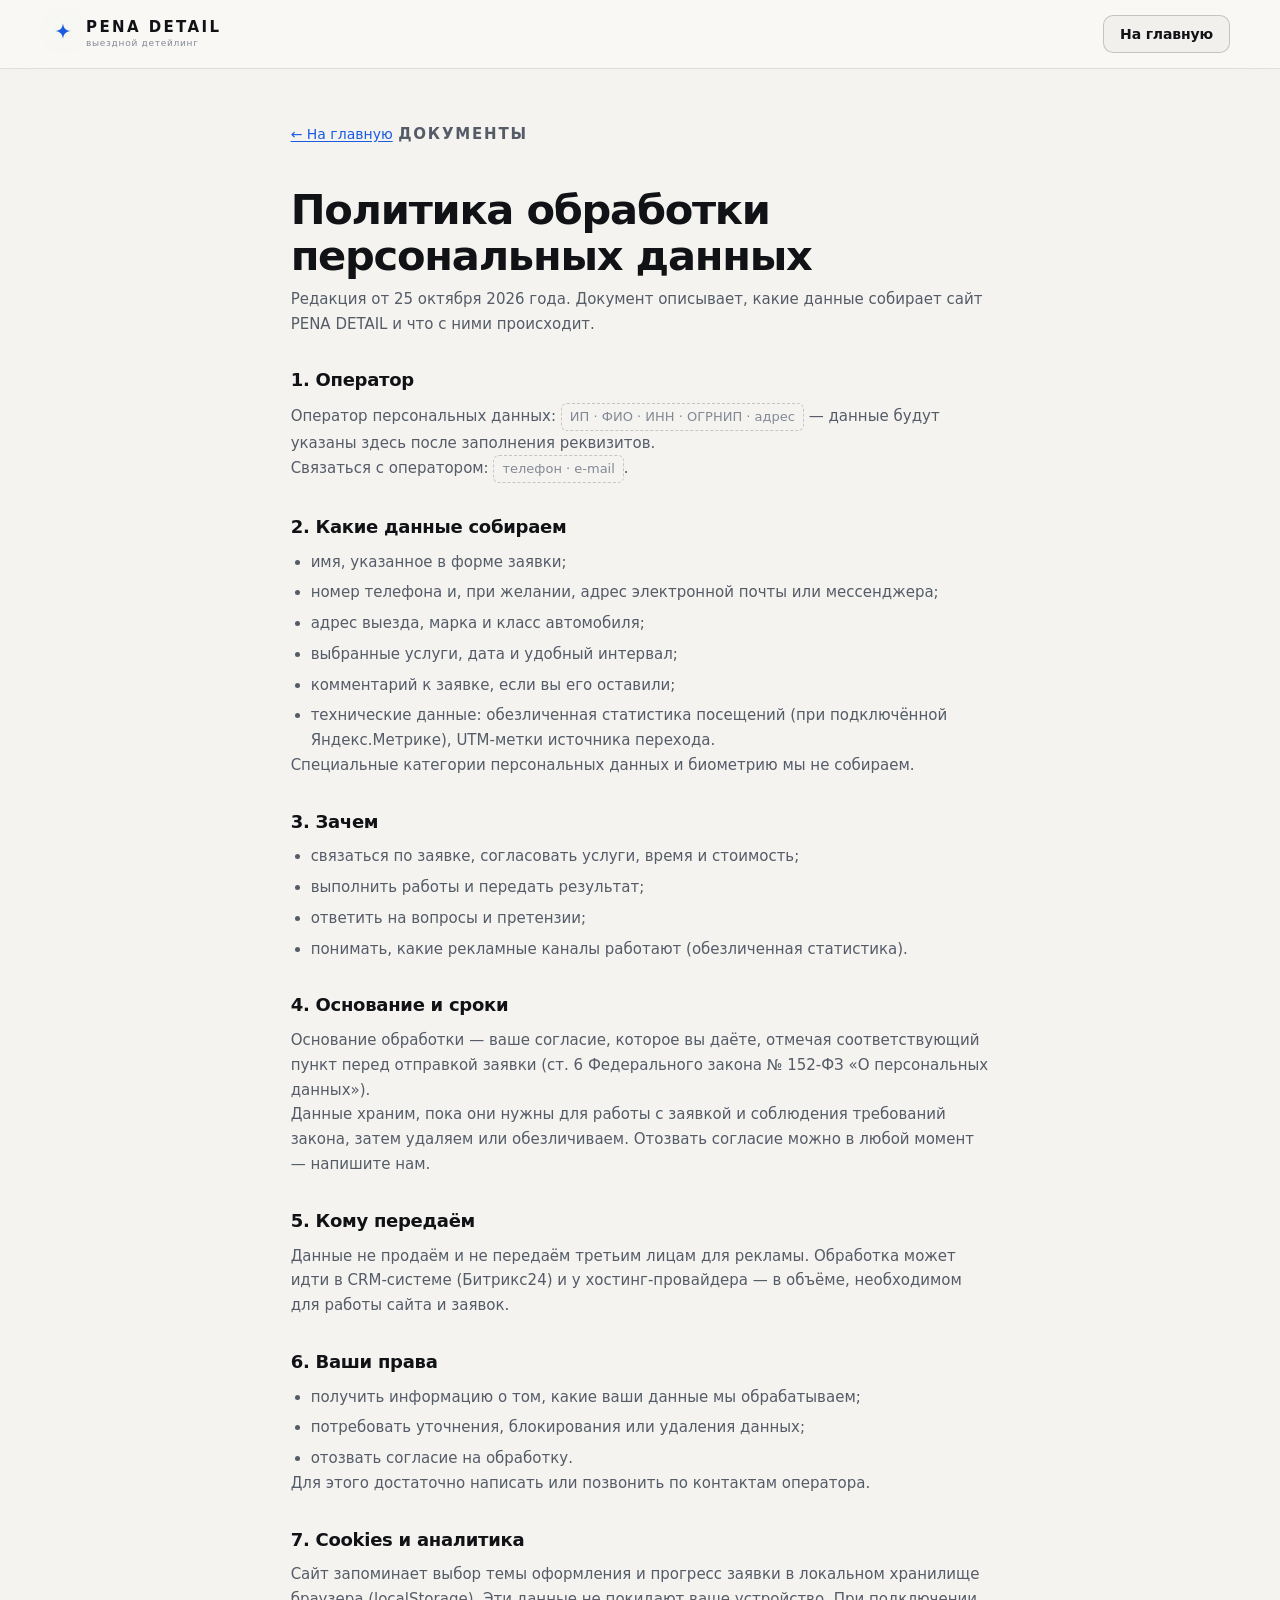
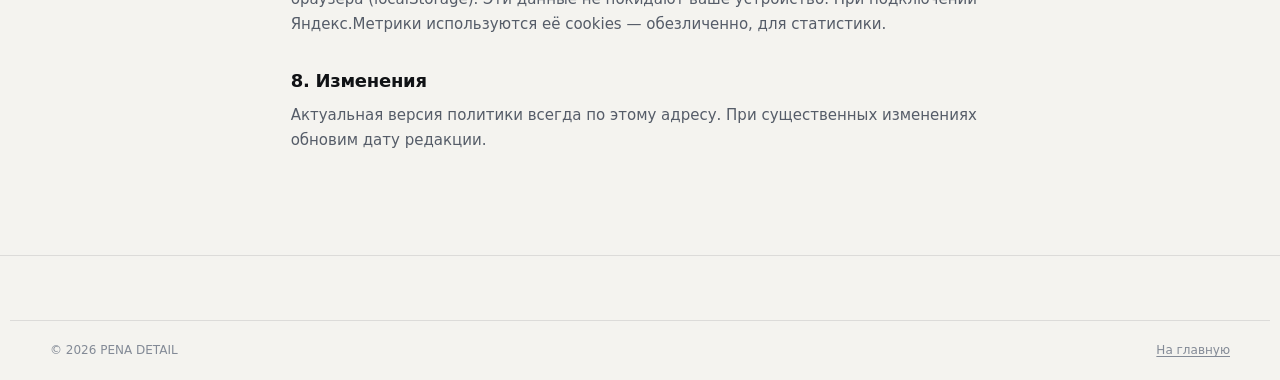
<file: privacy.html>
﻿<!DOCTYPE html>
<html lang="ru" class="no-js" data-theme="dark">
<head>
<meta charset="utf-8">
<meta name="viewport" content="width=device-width, initial-scale=1, viewport-fit=cover">
<title>Политика обработки персональных данных — PENA DETAIL</title>
<meta name="description" content="Как PENA DETAIL обрабатывает персональные данные, оставленные в заявке на выездной детейлинг.">
<meta name="theme-color" content="#07080a">
<meta name="robots" content="noindex">
<link rel="icon" href="assets/favicon.svg" type="image/svg+xml">
<link rel="stylesheet" href="assets/styles.css"><style>
  .legal { max-width: 72ch; }
  .legal h1 { font-size: clamp(1.9rem, 1.4rem + 2vw, 2.6rem); line-height: 1.1; letter-spacing: -.03em; margin: 18px 0 8px; }
  .legal h2 { font-size: 1.125rem; margin: 30px 0 8px; letter-spacing: -.015em; }
  .legal p, .legal li { font-size: .9375rem; line-height: 1.65; color: var(--dim); }
  .legal ul { list-style: disc; padding-left: 20px; display: grid; gap: 6px; }
  .legal .todo { display: inline-block; padding: 2px 8px; border-radius: 6px; border: 1px dashed var(--line-2); color: var(--dimmer); font-size: .8125rem; }
  .legal a { color: var(--accent); text-decoration: underline; text-underline-offset: 2px; }
  .legal__back { display: inline-flex; align-items: center; gap: 8px; margin-bottom: 24px; font-size: .875rem; color: var(--dim); }
</style><script>
(function(){var d=document.documentElement;d.classList.replace('no-js','js');try{var t=localStorage.getItem('pena-theme')||'auto';var dark=t==='dark'||(t==='auto'&&matchMedia('(prefers-color-scheme: dark)').matches);d.setAttribute('data-theme',dark?'dark':'light');}catch(e){}})();
</script>
</head>
<body>
<header class="hdr is-scrolled">
  <div class="hdr__in wrap">
    <a class="logo" href="index.html">
      <svg class="logo__mark" viewBox="0 0 24 24" aria-hidden="true"><path d="M12 2.2c.7 4.5 2.6 6.4 7.1 7.1-4.5.7-6.4 2.6-7.1 7.1-.7-4.5-2.6-6.4-7.1-7.1 4.5-.7 6.4-2.6 7.1-7.1Z" fill="currentColor"/></svg>
      <span class="logo__txt">PENA DETAIL<small>выездной детейлинг</small></span>
    </a>
    <a class="btn btn--ghost btn--sm" href="index.html" style="margin-left:auto">На главную</a>
  </div>
</header>

<main id="main" class="sec" style="padding-top:120px">
  <div class="wrap legal">
    <a class="legal__back" href="index.html">← На главную</a>
    <p class="eyebrow">Документы</p>
    <h1>Политика обработки персональных данных</h1>
    <p>Редакция от 25 октября 2026 года. Документ описывает, какие данные собирает сайт PENA DETAIL и что с ними происходит.</p>

    <h2>1. Оператор</h2>
    <p>Оператор персональных данных: <span class="todo">ИП · ФИО · ИНН · ОГРНИП · адрес</span> — данные будут указаны здесь после заполнения реквизитов.</p>
    <p>Связаться с оператором: <span class="todo">телефон · e-mail</span>.</p>

    <h2>2. Какие данные собираем</h2>
    <ul>
      <li>имя, указанное в форме заявки;</li>
      <li>номер телефона и, при желании, адрес электронной почты или мессенджера;</li>
      <li>адрес выезда, марка и класс автомобиля;</li>
      <li>выбранные услуги, дата и удобный интервал;</li>
      <li>комментарий к заявке, если вы его оставили;</li>
      <li>технические данные: обезличенная статистика посещений (при подключённой Яндекс.Метрике), UTM-метки источника перехода.</li>
    </ul>
    <p>Специальные категории персональных данных и биометрию мы не собираем.</p>

    <h2>3. Зачем</h2>
    <ul>
      <li>связаться по заявке, согласовать услуги, время и стоимость;</li>
      <li>выполнить работы и передать результат;</li>
      <li>ответить на вопросы и претензии;</li>
      <li>понимать, какие рекламные каналы работают (обезличенная статистика).</li>
    </ul>

    <h2>4. Основание и сроки</h2>
    <p>Основание обработки — ваше согласие, которое вы даёте, отмечая соответствующий пункт перед отправкой заявки (ст. 6 Федерального закона № 152-ФЗ «О персональных данных»).</p>
    <p>Данные храним, пока они нужны для работы с заявкой и соблюдения требований закона, затем удаляем или обезличиваем. Отозвать согласие можно в любой момент — напишите нам.</p>

    <h2>5. Кому передаём</h2>
    <p>Данные не продаём и не передаём третьим лицам для рекламы. Обработка может идти в CRM-системе (Битрикс24) и у хостинг-провайдера — в объёме, необходимом для работы сайта и заявок.</p>

    <h2>6. Ваши права</h2>
    <ul>
      <li>получить информацию о том, какие ваши данные мы обрабатываем;</li>
      <li>потребовать уточнения, блокирования или удаления данных;</li>
      <li>отозвать согласие на обработку.</li>
    </ul>
    <p>Для этого достаточно написать или позвонить по контактам оператора.</p>

    <h2>7. Cookies и аналитика</h2>
    <p>Сайт запоминает выбор темы оформления и прогресс заявки в локальном хранилище браузера (localStorage). Эти данные не покидают ваше устройство. При подключении Яндекс.Метрики используются её cookies — обезличенно, для статистики.</p>

    <h2>8. Изменения</h2>
    <p>Актуальная версия политики всегда по этому адресу. При существенных изменениях обновим дату редакции.</p>
  </div>
</main>

<footer class="ftr">
  <div class="wrap ftr__bottom">
    <p>© <span data-year>2026</span> PENA DETAIL</p>
    <p><a href="index.html">На главную</a></p>
  </div>
</footer>
<script>document.querySelectorAll('[data-year]').forEach(function(e){e.textContent=new Date().getFullYear()})</script>
</body>
</html>
</file>
<file: assets/styles.css>
/* =============================================================================
   PENA DETAIL — выездной детейлинг
   Токены → база → компоненты → темы → адаптив → анимации
   ========================================================================== */

/* ---------- Tokens: тёмная тема (по умолчанию) ---------- */
:root {
  --bg: #07080a;
  --bg-2: #0b0d11;
  --surface: #0d1015;
  --surface-2: #12161d;
  --surface-3: #171c24;

  --text: #f3f5f8;
  --dim: #a7aeba;
  --dimmer: #737b89;

  --line: rgba(255, 255, 255, 0.075);
  --line-2: rgba(255, 255, 255, 0.15);

  --accent: #4c8dff;
  --accent-2: #8fb8ff;
  --accent-soft: rgba(76, 141, 255, 0.12);

  --ok: #34d399;
  --danger: #ff8f8f;

  --btn-bg: #f4f6f9;
  --btn-fg: #08090c;
  --btn-ghost: rgba(255, 255, 255, 0.03);
  --btn-soft: rgba(255, 255, 255, 0.05);

  --glass: rgba(7, 8, 10, 0.72);
  --glass-strong: rgba(7, 8, 10, 0.94);
  --band: rgba(255, 255, 255, 0.018);

  --car-1: #2b323b;
  --car-2: #151a20;
  --car-3: #0a0c10;
  --car-glass: #33445a;
  --car-line: rgba(255, 255, 255, 0.34);
  --car-lamp: #8fb8ff;
  --car-wheel: #05070a;
  --car-rim: #3c4859;
  --car-sheen: rgba(255, 255, 255, 0.38);
  --car-shadow: rgba(0, 0, 0, 0.55);
  --grime-ink: #7b6a57;
  --grime-film: rgba(130, 112, 92, 0.4);
  --grime-spot: rgba(126, 110, 92, 0.3);
  --grime-edge: rgba(120, 106, 88, 0.34);
  --grime-blend: screen;

  --shadow: 0 30px 80px -40px rgba(0, 0, 0, 0.9);
  --shadow-soft: 0 22px 44px -28px rgba(0, 0, 0, 0.7);

  --r-sm: 12px;
  --r: 16px;
  --r-lg: 22px;
  --r-xl: 28px;
  --gutter: clamp(16px, 4vw, 40px);
  --container: 1180px;

  --ease-out: cubic-bezier(0.23, 1, 0.32, 1);
  --ease-in-out: cubic-bezier(0.77, 0, 0.175, 1);
  --ease-drawer: cubic-bezier(0.32, 0.72, 0, 1);

  --mark: rgba(76, 141, 255, 0.34);
  --font: "Inter", "SF Pro Text", -apple-system, BlinkMacSystemFont, "Segoe UI",
    system-ui, "Helvetica Neue", Arial, sans-serif;
  --mono: ui-monospace, "SF Mono", "JetBrains Mono", Menlo, Consolas, monospace;

  interpolate-size: allow-keywords;
  color-scheme: dark;
}

/* ---------- Токены: светлая тема ---------- */
html[data-theme="light"] {
  --bg: #f4f3ef;
  --bg-2: #efede7;
  --surface: #ffffff;
  --surface-2: #fbfaf7;
  --surface-3: #f3f1ec;

  --text: #101215;
  --dim: #555c68;
  --dimmer: #838a96;

  --line: rgba(16, 18, 21, 0.1);
  --line-2: rgba(16, 18, 21, 0.2);

  --accent: #1a5ce0;
  --accent-2: #2f6bf0;
  --accent-soft: rgba(26, 92, 224, 0.09);

  --btn-bg: #101215;
  --btn-fg: #ffffff;
  --btn-ghost: rgba(16, 18, 21, 0.03);
  --btn-soft: rgba(16, 18, 21, 0.06);

  --glass: rgba(250, 249, 246, 0.78);
  --glass-strong: rgba(250, 249, 246, 0.96);
  --band: rgba(16, 18, 21, 0.022);

  --car-1: #d5d8dc;
  --car-2: #c0c4ca;
  --car-3: #aeb3ba;
  --car-glass: #9aa2ad;
  --car-line: rgba(16, 18, 21, 0.16);
  --car-lamp: #1a5ce0;
  --car-wheel: #23272d;
  --car-rim: #767f8b;
  --car-sheen: rgba(255, 255, 255, 0.9);
  --car-shadow: rgba(24, 28, 36, 0.18);
  --grime-ink: #7a6a57;
  --grime-film: rgba(122, 106, 87, 0.26);
  --grime-spot: rgba(122, 106, 87, 0.22);
  --grime-edge: rgba(110, 96, 78, 0.22);
  --grime-blend: multiply;

  --shadow: 0 26px 60px -34px rgba(24, 28, 36, 0.35);
  --shadow-soft: 0 18px 36px -26px rgba(24, 28, 36, 0.28);
  --mark: rgba(26, 92, 224, 0.22);

  color-scheme: light;
}

/* ---------- Base ---------- */
*, *::before, *::after { box-sizing: border-box; }
* { margin: 0; }

html {
  -webkit-text-size-adjust: 100%;
  -webkit-tap-highlight-color: transparent;
  scroll-behavior: smooth;
  scrollbar-color: var(--line-2) var(--bg);
  background: var(--bg);
}

body {
  font-family: var(--font);
  font-size: clamp(1rem, 0.96rem + 0.2vw, 1.0625rem);
  line-height: 1.6;
  color: var(--text);
  background: var(--bg);
  -webkit-font-smoothing: antialiased;
  text-rendering: optimizeLegibility;
  font-optical-sizing: auto;
  overflow-x: hidden;
  transition: background-color 400ms ease, color 400ms ease;
}

img, svg { display: block; max-width: 100%; }
a { color: inherit; text-decoration: none; }
button, input, select, textarea { font: inherit; color: inherit; }
button { background: none; border: 0; cursor: pointer; }
ul, ol { list-style: none; padding: 0; }

[hidden] { display: none !important; }

:focus-visible { outline: 2px solid var(--accent-2); outline-offset: 3px; border-radius: 6px; }
::selection { background: var(--accent-soft); color: var(--text); }

.sprite { position: absolute; width: 0; height: 0; overflow: hidden; }
.i { width: 1.15em; height: 1.15em; flex: none; }

.wrap {
  width: 100%;
  max-width: calc(var(--container) + var(--gutter) * 2);
  margin-inline: auto;
  padding-inline: var(--gutter);
}

main, .hdr, .ftr { position: relative; }

.skip {
  position: fixed; top: 8px; left: 8px; z-index: 200;
  padding: 10px 16px; border-radius: 10px;
  background: var(--btn-bg); color: var(--btn-fg);
  transform: translateY(-150%);
  transition: transform 180ms var(--ease-out);
}
.skip:focus-visible { transform: none; }

.sr {
  position: absolute; width: 1px; height: 1px;
  margin: -1px; padding: 0; overflow: hidden;
  clip-path: inset(50%); white-space: nowrap;
}

[id] { scroll-margin-top: 96px; }

/* ---------- Typography ---------- */
.h1 {
  font-size: clamp(2.15rem, 1.1rem + 4.3vw, 4.05rem);
  line-height: 1.05;
  letter-spacing: -0.032em;
  font-weight: 700;
}
.h1__accent {
  background: linear-gradient(96deg, var(--text) 0%, var(--accent-2) 45%, var(--accent) 100%);
  -webkit-background-clip: text;
  background-clip: text;
  color: transparent;
  padding-right: 0.02em;
}

.h2 {
  font-size: clamp(1.75rem, 1.2rem + 2.2vw, 2.75rem);
  line-height: 1.1;
  letter-spacing: -0.028em;
  font-weight: 650;
  text-wrap: balance;
}

.lead {
  font-size: clamp(1.0625rem, 1rem + 0.35vw, 1.25rem);
  line-height: 1.6;
  color: var(--dim);
  max-width: 46ch;
  text-wrap: pretty;
}

.eyebrow {
  display: inline-flex; align-items: center; gap: 8px;
  font-size: 0.75rem; font-weight: 600;
  letter-spacing: 0.12em; text-transform: uppercase;
  color: var(--dim);
}
.eyebrow__ic { color: var(--accent); width: 14px; height: 14px; }
.eyebrow--tight { margin-bottom: 10px; }

.sec { padding-block: clamp(64px, 8vw, 120px); position: relative; z-index: 1; }
.sec--band {
  background: var(--band);
  border-block: 1px solid var(--line);
}

.sec__head { max-width: 62ch; margin-bottom: clamp(32px, 4vw, 56px); }
.sec__head .h2 { margin-top: 14px; }
.sec__sub { margin-top: 16px; color: var(--dim); max-width: 58ch; text-wrap: pretty; }
.sec__head--row {
  display: flex; justify-content: space-between; align-items: flex-end;
  gap: 24px; max-width: none;
}
.sec__head--row > div { flex: 1; min-width: 0; }

/* ---------- Buttons ---------- */
.btn {
  --btn-h: 44px;
  display: inline-flex; align-items: center; justify-content: center; gap: 8px;
  min-height: var(--btn-h); padding: 0 20px;
  border-radius: 12px; border: 1px solid transparent;
  font-size: 0.9375rem; font-weight: 550; letter-spacing: -0.01em;
  white-space: nowrap;
  touch-action: manipulation;
  user-select: none; -webkit-user-select: none;
  transition: transform 140ms var(--ease-out), background-color 160ms ease,
    border-color 160ms ease, color 160ms ease, box-shadow 160ms ease;
}
.btn .i { transition: transform 180ms var(--ease-out); }
.btn--lg { --btn-h: 52px; padding: 0 26px; border-radius: 14px; font-size: 1rem; }
.btn--sm { --btn-h: 38px; padding: 0 16px; font-size: 0.875rem; border-radius: 10px; }
.btn--block { width: 100%; }

.btn--primary {
  background: var(--btn-bg);
  color: var(--btn-fg);
  box-shadow: 0 10px 30px -18px rgba(0, 0, 0, 0.55);
}
.btn--ghost { background: var(--btn-ghost); border-color: var(--line-2); color: var(--text); }
.btn--soft { background: var(--btn-soft); border-color: var(--line); color: var(--text); }
.btn:active { transform: scale(0.97); }

@media (hover: hover) and (pointer: fine) {
  .btn--primary:hover { filter: brightness(1.06); }
  .btn--ghost:hover, .btn--soft:hover { background: var(--surface-3); border-color: var(--line-2); }
  .btn:hover .i { transform: translateX(2px); }
}

/* ---------- Header ---------- */
.hdr {
  position: fixed; inset: 0 0 auto; z-index: 90;
  padding-top: env(safe-area-inset-top, 0px);
  transition: background-color 240ms ease, border-color 240ms ease;
  border-bottom: 1px solid transparent;
}
.hdr__in { display: flex; align-items: center; gap: 20px; height: 68px; }

.hdr.is-scrolled {
  background: var(--glass);
  -webkit-backdrop-filter: blur(18px) saturate(150%);
  backdrop-filter: blur(18px) saturate(150%);
  border-bottom-color: var(--line);
}

.logo { display: inline-flex; align-items: center; gap: 10px; }
.logo__mark { width: 26px; height: 26px; color: var(--accent); filter: drop-shadow(0 0 12px var(--mark)); }
.logo__txt {
  display: flex; flex-direction: column;
  font-size: 0.9375rem; font-weight: 700;
  letter-spacing: 0.16em; line-height: 1;
}
.logo__txt small {
  font-size: 0.5625rem; font-weight: 500;
  color: var(--dimmer);
  margin-top: 4px; text-transform: lowercase; letter-spacing: 0.08em;
}

.nav { display: flex; gap: 2px; margin-inline: auto; }
.nav a {
  padding: 8px 11px; border-radius: 9px;
  font-size: 0.875rem; color: var(--dim);
  transition: color 160ms ease, background-color 160ms ease;
}
.nav a[aria-current="true"] { color: var(--text); }
@media (hover: hover) and (pointer: fine) {
  .nav a:hover { color: var(--text); background: var(--btn-soft); }
}

.hdr__side { display: flex; align-items: center; gap: 10px; }
.hdr__phone {
  display: inline-flex; align-items: center; gap: 7px;
  font-size: 0.875rem; font-weight: 500;
  font-variant-numeric: tabular-nums; color: var(--text);
}
.hdr__phone .i { color: var(--accent); width: 15px; height: 15px; }

/* Переключатель темы */
.thm {
  display: inline-flex; gap: 2px; padding: 3px;
  border-radius: 10px; border: 1px solid var(--line);
  background: var(--btn-ghost);
}
.thm__b {
  display: grid; place-items: center;
  width: 28px; height: 26px; border-radius: 7px;
  color: var(--dimmer);
  transition: color 150ms ease, background-color 150ms ease;
}
.thm__b .i { width: 15px; height: 15px; }
.thm__b[aria-pressed="true"] { background: var(--surface-3); color: var(--text); }
@media (hover: hover) and (pointer: fine) {
  .thm__b:hover { color: var(--text); }
}
.thm--wide { width: 100%; gap: 4px; }
.thm--wide .thm__b {
  width: auto; flex: 1; height: 38px; gap: 7px;
  grid-auto-flow: column; font-size: 0.8125rem;
}

.burger {
  display: none; width: 42px; height: 42px;
  border-radius: 11px; border: 1px solid var(--line);
  background: var(--btn-ghost);
  align-items: center; justify-content: center;
}
.burger__bars { display: grid; gap: 5px; width: 18px; }
.burger__bars i {
  display: block; height: 1.5px; background: var(--text);
  border-radius: 2px;
  transition: transform 220ms var(--ease-drawer), opacity 160ms ease;
}
.hdr.is-open .burger__bars i:first-child { transform: translateY(3.25px) rotate(45deg); }
.hdr.is-open .burger__bars i:last-child { transform: translateY(-3.25px) rotate(-45deg); }

/* ---------- Mobile menu ---------- */
.mmenu {
  position: fixed; inset: 0; z-index: 85;
  display: flex; flex-direction: column; justify-content: space-between;
  padding: calc(84px + env(safe-area-inset-top, 0px)) var(--gutter) calc(24px + env(safe-area-inset-bottom, 0px));
  background: var(--glass-strong);
  -webkit-backdrop-filter: blur(24px) saturate(140%);
  backdrop-filter: blur(24px) saturate(140%);
  opacity: 0; visibility: hidden; transform: translateY(-8px);
  transition: opacity 180ms ease, transform 180ms var(--ease-out), visibility 0s linear 180ms;
}
.mmenu.is-open {
  opacity: 1; visibility: visible; transform: none;
  transition: opacity 200ms ease, transform 220ms var(--ease-drawer), visibility 0s;
}
.mmenu__nav { display: grid; gap: 2px; }
.mmenu__nav a {
  display: flex; align-items: center; justify-content: space-between;
  padding: 16px 4px; border-bottom: 1px solid var(--line);
  font-size: 1.375rem; letter-spacing: -0.02em;
}
.mmenu__nav .i { color: var(--dimmer); width: 20px; height: 20px; }
.mmenu__foot { display: grid; gap: 12px; }
.mmenu__note { color: var(--dimmer); font-size: 0.875rem; }

/* ---------- Background: машина + грязь ---------- */
.bg {
  position: fixed; inset: 0; z-index: 0;
  pointer-events: none; overflow: hidden;
}
.bg__glow {
  position: absolute; top: -28%; left: 50%;
  width: min(1200px, 130vw); height: 880px;
  transform: translateX(-50%);
  background:
    radial-gradient(45% 45% at 50% 45%, var(--accent-soft), transparent 70%),
    radial-gradient(35% 40% at 78% 30%, var(--accent-soft), transparent 70%);
  opacity: 0.85;
}
.bg__grid {
  position: absolute; inset: 0;
  background-image: linear-gradient(var(--line) 1px, transparent 1px),
    linear-gradient(90deg, var(--line) 1px, transparent 1px);
  background-size: 120px 120px;
  mix-blend-mode: overlay;
  opacity: 0.25;
  mask-image: radial-gradient(70% 60% at 50% 30%, #000 10%, transparent 75%);
}

.car {
  position: absolute;
  right: -2vw; bottom: 54px;
  width: min(820px, 84vw);
  height: auto;
  opacity: 0.38;
  transform: translate3d(0, var(--car-shift, 0px), 0);
  will-change: transform;
}
html[data-theme="light"] .car { opacity: 0.46; }

.car__shell {
  stroke: var(--car-line);
  stroke-width: 2;
  stroke-linejoin: round;
}
.car__shadow { opacity: 0.7; }

.car__dirt { opacity: var(--car-dirt, 1); transition: opacity 900ms var(--ease-out); }
.car__sheen { opacity: calc(0.25 + (1 - var(--car-dirt, 1)) * 0.75); }

/* Грязное стекло */
.grime {
  position: fixed; inset: 0; z-index: 70;
  pointer-events: none;
  opacity: var(--grime, 1);
  transition: opacity 900ms var(--ease-out);
  mask-image: radial-gradient(ellipse 72% 64% at 50% 46%, transparent 26%, #000 84%);
  -webkit-mask-image: radial-gradient(ellipse 72% 64% at 50% 46%, transparent 26%, #000 84%);
}
.grime__dust,
.grime__spots,
.grime__edge { position: absolute; inset: 0; mix-blend-mode: var(--grime-blend); }

.grime__dust {
  background-image: url("data:image/svg+xml,%3Csvg xmlns='http://www.w3.org/2000/svg' width='180' height='180'%3E%3Cfilter id='n'%3E%3CfeTurbulence type='fractalNoise' baseFrequency='0.75' numOctaves='3' stitchTiles='stitch'/%3E%3CfeColorMatrix type='saturate' values='0'/%3E%3C/filter%3E%3Crect width='180' height='180' filter='url(%23n)'/%3E%3C/svg%3E");
  background-size: 180px 180px;
  opacity: 0.2;
}
.grime__spots {
  background-image:
    radial-gradient(140px 110px at 8% 24%, var(--grime-spot), transparent 70%),
    radial-gradient(110px 90px at 88% 14%, var(--grime-spot), transparent 70%),
    radial-gradient(160px 120px at 78% 78%, var(--grime-spot), transparent 72%),
    radial-gradient(90px 80px at 22% 86%, var(--grime-spot), transparent 70%);
  filter: blur(2px);
  opacity: 0.7;
}
.grime__edge { box-shadow: inset 0 0 160px 48px var(--grime-edge); }

/* Блик после «отмывания» */
.shine {
  position: fixed; inset: 0; z-index: 75;
  pointer-events: none; opacity: 0;
  background: linear-gradient(104deg, transparent 34%, rgba(255, 255, 255, 0.5) 48%, rgba(255, 255, 255, 0.05) 54%, transparent 62%);
  mix-blend-mode: screen;
}
@media (prefers-reduced-motion: no-preference) {
  .shine.is-on { animation: shine 1200ms var(--ease-in-out); }
}
@keyframes shine {
  0% { opacity: 0; transform: translateX(-18%); }
  18% { opacity: 0.9; }
  100% { opacity: 0; transform: translateX(18%); }
}

/* Уровни чистоты */
html { --grime: 1; --car-dirt: 1; }
html[data-clean="1"] { --grime: 0.72; --car-dirt: 0.75; }
html[data-clean="2"] { --grime: 0.45; --car-dirt: 0.5; }
html[data-clean="3"] { --grime: 0.18; --car-dirt: 0.22; }
html[data-clean="4"] { --grime: 0; --car-dirt: 0; }

/* ---------- Hero ---------- */
.hero {
  position: relative; z-index: 1;
  padding-top: clamp(104px, 13vh, 152px);
  padding-bottom: clamp(40px, 5vw, 72px);
  overflow: clip;
}
.hero__in {
  position: relative;
  display: grid;
  grid-template-columns: minmax(0, 1.06fr) minmax(0, 0.94fr);
  gap: clamp(32px, 5vw, 72px);
  align-items: center;
}
.hero__copy { max-width: 600px; }
.hero__copy .h1 { margin-top: 20px; }
.hero__copy .lead { margin-top: 22px; }
.hero__actions { display: flex; flex-wrap: wrap; gap: 10px; margin-top: 30px; }
.hero__points {
  display: flex; flex-wrap: wrap; gap: 8px 20px;
  margin-top: 26px; font-size: 0.875rem; color: var(--dim);
}
.hero__points li { display: inline-flex; align-items: center; gap: 7px; }
.hero__points .i { width: 15px; height: 15px; color: var(--ok); }

.hint {
  display: flex; align-items: center; flex-wrap: wrap; gap: 8px;
  margin-top: 22px; padding: 10px 14px;
  border: 1px dashed var(--line-2); border-radius: 12px;
  font-size: 0.8125rem; color: var(--dim);
  max-width: 480px;
}
.hint .i { color: var(--accent); width: 16px; height: 16px; }
.hint a { color: var(--text); text-decoration: underline; text-underline-offset: 3px; }
html[data-clean="1"] .hint,
html[data-clean="2"] .hint,
html[data-clean="3"] .hint,
html[data-clean="4"] .hint { display: none; }

.hero__media { position: relative; width: min(100%, 410px); margin-inline: auto; }

.ticket {
  position: relative; width: 100%; padding: 22px;
  border-radius: var(--r-xl);
  border: 1px solid var(--line-2);
  background:
    linear-gradient(168deg, rgba(255, 255, 255, 0.055), rgba(255, 255, 255, 0.012) 42%),
    var(--surface);
  box-shadow: var(--shadow), 0 1px 0 rgba(255, 255, 255, 0.08) inset;
  overflow: hidden;
}
html[data-theme="light"] .ticket {
  background: var(--surface);
  box-shadow: var(--shadow), 0 1px 0 #fff inset;
}
.ticket__sheen {
  position: absolute; inset: -40% -10% auto; height: 70%;
  background: radial-gradient(60% 60% at 50% 0%, var(--accent-soft), transparent 70%);
  pointer-events: none;
}
.ticket__top { display: flex; align-items: center; justify-content: space-between; gap: 12px; }
.ticket__id {
  font-size: 0.75rem; letter-spacing: 0.08em; text-transform: uppercase;
  color: var(--dimmer); font-variant-numeric: tabular-nums;
}
.pill {
  display: inline-flex; align-items: center; gap: 6px;
  padding: 4px 10px; border-radius: 999px;
  font-size: 0.6875rem; font-weight: 500; letter-spacing: 0.02em;
  background: rgba(52, 211, 153, 0.12); color: #1f9d70;
  border: 1px solid rgba(52, 211, 153, 0.28);
}
html[data-theme="dark"] .pill { color: #86efc4; }
.dot { width: 6px; height: 6px; border-radius: 50%; background: var(--ok); flex: none; }
.dot--ok { background: var(--ok); }

@media (prefers-reduced-motion: no-preference) {
  .pill .dot { animation: pulse 2.6s ease-in-out infinite; }
}
@keyframes pulse { 0%, 100% { opacity: 1; } 50% { opacity: 0.35; } }

.ticket__car { margin-top: 18px; font-size: 1.5rem; font-weight: 600; letter-spacing: -0.02em; line-height: 1.2; }
.ticket__meta { margin-top: 4px; font-size: 0.8125rem; color: var(--dimmer); }

.steps { position: relative; margin-top: 20px; display: grid; gap: 13px; }
.steps__line {
  position: absolute; left: 4.5px; top: 8px; bottom: 14px; width: 1.5px;
  background: linear-gradient(180deg, var(--accent) 0%, var(--accent) 50%, var(--line-2) 50%, var(--line-2) 100%);
  transform-origin: top; border-radius: 2px;
}
.steps__item {
  display: grid; grid-template-columns: 11px 1fr auto;
  align-items: center; gap: 12px; font-size: 0.875rem;
}
.steps__dot {
  width: 9px; height: 9px; border-radius: 50%;
  background: var(--surface-3); border: 1.5px solid var(--line-2);
  margin-left: 0.5px; translate: -1px 0;
}
.steps__item.is-done .steps__dot { background: var(--accent); border-color: var(--accent); }
.steps__item.is-now .steps__dot {
  background: var(--text); border-color: var(--accent);
  box-shadow: 0 0 0 4px var(--accent-soft);
}
.steps__name { color: var(--dim); }
.steps__item.is-done .steps__name, .steps__item.is-now .steps__name { color: var(--text); }
.steps__time { font-size: 0.6875rem; color: var(--dimmer); font-variant-numeric: tabular-nums; }
.steps__item.is-now .steps__time { color: var(--accent); }

.ticket__foot {
  display: flex; align-items: center; justify-content: space-between; gap: 12px;
  margin-top: 20px; padding-top: 16px; border-top: 1px solid var(--line);
}
.ticket__price { font-size: 1.125rem; font-weight: 650; letter-spacing: -0.02em; font-variant-numeric: tabular-nums; }
.ticket__price i { font-style: normal; font-size: 0.75rem; font-weight: 400; color: var(--dimmer); margin-right: 3px; }

/* ---------- Stats ---------- */
.stats {
  display: grid; grid-template-columns: repeat(4, 1fr); gap: 1px;
  margin-top: clamp(40px, 6vw, 72px);
  border: 1px solid var(--line); border-radius: var(--r-lg);
  background: var(--line); overflow: hidden;
}
.stat { padding: 20px 22px; background: var(--bg); }
.stat dt { font-size: 0.75rem; letter-spacing: 0.06em; text-transform: uppercase; color: var(--dimmer); }
.stat dd {
  margin-top: 6px;
  font-size: clamp(1.5rem, 1.2rem + 1vw, 2rem);
  font-weight: 600; letter-spacing: -0.03em;
  font-variant-numeric: tabular-nums; line-height: 1.1;
}

/* ---------- Cards ---------- */
.cards { display: grid; grid-template-columns: repeat(4, minmax(0, 1fr)); gap: 12px; }
.card {
  display: flex; flex-direction: column; gap: 10px;
  padding: 22px 20px 24px;
  border-radius: var(--r-lg);
  border: 1px solid var(--line);
  background: var(--surface);
  transition: border-color 220ms ease, background-color 220ms ease;
}
.card__ic {
  display: grid; place-items: center;
  width: 36px; height: 36px; border-radius: 11px; margin-bottom: 6px;
  color: var(--accent);
  background: var(--accent-soft);
  border: 1px solid var(--line);
}
.card__ic .i { width: 18px; height: 18px; }
.card__h { font-size: 1.0625rem; font-weight: 600; letter-spacing: -0.015em; }
.card__p { font-size: 0.9375rem; line-height: 1.55; color: var(--dim); text-wrap: pretty; }
@media (hover: hover) and (pointer: fine) {
  .card:hover { border-color: var(--line-2); }
}

/* ---------- Flow ---------- */
.flow { display: grid; grid-template-columns: repeat(4, minmax(0, 1fr)); gap: clamp(16px, 2.4vw, 32px); }
.flow__step { padding-top: 20px; border-top: 1px solid var(--line-2); position: relative; }
.flow__step::before {
  content: ""; position: absolute; top: -1px; left: 0;
  width: 34px; height: 1px; background: var(--accent);
}
.flow__num { font-family: var(--mono); font-size: 0.75rem; letter-spacing: 0.1em; color: var(--accent); }
.flow__h { margin-top: 12px; font-size: 1.125rem; font-weight: 600; letter-spacing: -0.015em; }
.flow__p { margin-top: 8px; font-size: 0.9375rem; line-height: 1.55; color: var(--dim); text-wrap: pretty; }

.note {
  display: flex; gap: 14px;
  margin-top: clamp(32px, 4vw, 48px);
  padding: 18px 20px; border-radius: var(--r);
  border: 1px solid var(--line);
  border-left: 2px solid var(--accent);
  background: var(--accent-soft);
}
.note__ic { color: var(--accent); width: 18px; height: 18px; margin-top: 3px; }
.note b { font-size: 0.9375rem; font-weight: 600; }
.note p { margin-top: 4px; font-size: 0.9375rem; color: var(--dim); max-width: 80ch; }

/* ---------- Price ---------- */
.clsbar-wrap { display: grid; gap: 8px; justify-items: end; }
.clsbar {
  display: inline-flex; gap: 2px; padding: 3px;
  border-radius: 12px; border: 1px solid var(--line);
  background: var(--btn-ghost);
}
.clsbar__b {
  padding: 9px 14px; border-radius: 9px;
  font-size: 0.8125rem; color: var(--dim);
  transition: background-color 160ms ease, color 160ms ease;
  white-space: nowrap;
}
.clsbar__b[aria-pressed="true"] { background: var(--btn-bg); color: var(--btn-fg); font-weight: 550; }
@media (hover: hover) and (pointer: fine) {
  .clsbar__b:not([aria-pressed="true"]):hover { color: var(--text); }
}
.clsbar__note { font-size: 0.75rem; color: var(--dimmer); }

.tabs {
  display: flex; gap: 6px; margin-bottom: 20px;
  overflow-x: auto; scrollbar-width: none; padding-bottom: 2px;
  -webkit-overflow-scrolling: touch;
}
.tabs::-webkit-scrollbar { display: none; }
.tab {
  display: inline-flex; align-items: center; gap: 7px;
  padding: 9px 14px; border-radius: 999px;
  border: 1px solid var(--line); background: var(--btn-ghost);
  color: var(--dim); font-size: 0.875rem; white-space: nowrap;
  transition: background-color 160ms ease, border-color 160ms ease, color 160ms ease, transform 140ms var(--ease-out);
}
.tab__n {
  font-size: 0.6875rem; font-variant-numeric: tabular-nums;
  padding: 1px 5px; border-radius: 6px;
  background: var(--btn-soft); color: var(--dimmer);
}
.tab.is-on { background: var(--btn-bg); border-color: var(--btn-bg); color: var(--btn-fg); }
.tab.is-on .tab__n { background: rgba(127, 127, 127, 0.2); color: inherit; }
.tab:active { transform: scale(0.97); }
@media (hover: hover) and (pointer: fine) {
  .tab:not(.is-on):hover { color: var(--text); border-color: var(--line-2); background: var(--btn-soft); }
}

.grid {
  display: grid;
  grid-template-columns: repeat(auto-fill, minmax(min(100%, 272px), 1fr));
  gap: 12px;
}
.svc {
  position: relative; display: flex; flex-direction: column; gap: 10px;
  padding: 18px; border-radius: var(--r);
  border: 1px solid var(--line); background: var(--surface);
  cursor: pointer;
  transition: border-color 180ms ease, background-color 180ms ease, transform 180ms var(--ease-out);
}
.svc__in { position: absolute; width: 1px; height: 1px; opacity: 0; pointer-events: none; }
.svc__top { display: flex; align-items: flex-start; justify-content: space-between; gap: 12px; }
.svc__name { font-size: 0.9375rem; font-weight: 560; letter-spacing: -0.01em; line-height: 1.35; text-wrap: pretty; }
.svc__desc { font-size: 0.8125rem; line-height: 1.55; color: var(--dim); text-wrap: pretty; }
.svc__foot { margin-top: auto; padding-top: 4px; display: flex; align-items: baseline; gap: 10px; }
.svc__price { font-size: 1.0625rem; font-weight: 600; letter-spacing: -0.02em; font-variant-numeric: tabular-nums; white-space: nowrap; }
.svc__price i { font-style: normal; font-weight: 400; font-size: 0.75rem; color: var(--dimmer); margin-right: 3px; }

.svc__mark {
  position: relative; display: grid; place-items: center;
  width: 26px; height: 26px; flex: none; border-radius: 50%;
  border: 1px solid var(--line-2); color: var(--dim);
  transition: background-color 180ms ease, border-color 180ms ease, color 180ms ease, transform 220ms var(--ease-out);
}
.svc__mark .i { width: 14px; height: 14px; }
.svc__done { display: none; }

.svc.is-on, .svc:has(.svc__in:checked) {
  border-color: var(--accent);
  background: linear-gradient(180deg, var(--accent-soft), transparent 70%), var(--surface);
}
.svc.is-on .svc__mark, .svc:has(.svc__in:checked) .svc__mark {
  background: var(--accent); border-color: var(--accent);
  color: #fff; transform: scale(1.06);
}
.svc.is-on .svc__plus, .svc:has(.svc__in:checked) .svc__plus { display: none; }
.svc.is-on .svc__done, .svc:has(.svc__in:checked) .svc__done { display: block; }
.svc:focus-within { outline: 2px solid var(--accent-2); outline-offset: 2px; }
.svc:active { transform: scale(0.995); }
@media (hover: hover) and (pointer: fine) {
  .svc:hover { border-color: var(--line-2); }
  .svc:hover .svc__mark { border-color: var(--line-2); color: var(--text); }
}
.svc--hero { background: linear-gradient(150deg, var(--accent-soft), transparent 55%), var(--surface); }
.svc[hidden] { display: none; }

/* Combo */
.combo {
  position: relative;
  display: grid; grid-template-columns: minmax(0, 1fr) auto;
  align-items: center; gap: clamp(20px, 4vw, 48px);
  margin-top: 16px; padding: clamp(24px, 3.4vw, 40px);
  border-radius: var(--r-xl);
  border: 1px solid var(--line-2);
  background: linear-gradient(180deg, var(--accent-soft), transparent 60%), var(--surface);
  overflow: hidden;
}
.combo__glow {
  position: absolute; right: -10%; top: -60%;
  width: 480px; height: 480px;
  background: radial-gradient(closest-side, var(--accent-soft), transparent 70%);
  pointer-events: none;
}
.combo__h {
  font-size: clamp(1.25rem, 1.05rem + 0.9vw, 1.75rem);
  font-weight: 620; letter-spacing: -0.025em; line-height: 1.2;
  max-width: 30ch; text-wrap: balance;
}
.combo__p { margin-top: 10px; font-size: 0.9375rem; color: var(--dim); max-width: 56ch; text-wrap: pretty; }
.combo__body .btn { margin-top: 20px; }
.combo__price { text-align: right; }
.combo__from { display: block; font-size: 0.75rem; color: var(--dimmer); text-transform: uppercase; letter-spacing: 0.08em; }
.combo__sum {
  display: block; margin-top: 4px;
  font-size: clamp(1.75rem, 1.3rem + 2vw, 2.6rem);
  font-weight: 650; letter-spacing: -0.035em; line-height: 1;
  font-variant-numeric: tabular-nums;
}
.combo__note { display: block; margin-top: 8px; font-size: 0.8125rem; color: var(--dimmer); }

/* ---------- Care ---------- */
.care {
  display: grid; grid-template-columns: minmax(0, 1.08fr) minmax(0, 0.92fr);
  gap: clamp(32px, 5vw, 72px); align-items: start;
}
.care__copy .h2 { margin-top: 14px; }
.care__copy .sec__sub { margin-top: 16px; }

.checks { display: grid; gap: 2px; margin-top: 28px; }
.checks li { display: flex; gap: 12px; padding: 16px 0; border-top: 1px solid var(--line); }
.checks li:last-child { border-bottom: 1px solid var(--line); }
.checks .i { width: 17px; height: 17px; color: var(--accent); margin-top: 3px; }
.checks b { display: block; font-size: 0.9375rem; font-weight: 600; letter-spacing: -0.01em; }
.checks span { display: block; margin-top: 3px; font-size: 0.875rem; line-height: 1.5; color: var(--dim); }

.layers {
  position: sticky; top: 96px;
  padding: 22px; border-radius: var(--r-xl);
  border: 1px solid var(--line);
  background: linear-gradient(180deg, var(--accent-soft), transparent 45%), var(--surface);
}
.layers__title { font-size: 0.75rem; letter-spacing: 0.1em; text-transform: uppercase; color: var(--dimmer); margin-bottom: 14px; }
.layers__list { display: grid; gap: 6px; }
.layer {
  display: grid; grid-template-columns: 26px 1fr;
  grid-template-areas: "n t" "n d";
  align-items: center; gap: 2px 10px;
  padding: 13px 14px; border-radius: 12px;
  border: 1px solid var(--line);
  background: linear-gradient(90deg, var(--accent-soft), transparent);
}
.layer--2 { opacity: 0.92; }
.layer--3 { opacity: 0.84; }
.layer--4 { background: var(--surface-2); opacity: 0.78; }
.layer__n { grid-area: n; font-family: var(--mono); font-size: 0.6875rem; color: var(--dimmer); }
.layer__t { grid-area: t; font-size: 0.875rem; font-weight: 550; }
.layer__d { grid-area: d; font-size: 0.75rem; color: var(--dimmer); }
.layers__note { margin-top: 14px; font-size: 0.75rem; color: var(--dimmer); }

/* ---------- Works ---------- */
.works { display: grid; grid-template-columns: repeat(auto-fill, minmax(min(100%, 260px), 1fr)); gap: 12px; }
.work {
  position: relative; border-radius: var(--r); overflow: hidden;
  border: 1px solid var(--line); background: var(--surface-2);
  aspect-ratio: 4 / 3;
}
.work img { width: 100%; height: 100%; object-fit: cover; }
.work__cap {
  position: absolute; inset: auto 0 0; padding: 12px;
  font-size: 0.75rem; color: #fff;
  background: linear-gradient(transparent, rgba(0, 0, 0, 0.65));
}

/* ---------- FAQ ---------- */
.faq { display: grid; grid-template-columns: minmax(0, 0.8fr) minmax(0, 1.2fr); gap: clamp(32px, 5vw, 64px); align-items: start; }
.faq__head .h2 { margin-top: 14px; }
.faq__head .btn { margin-top: 24px; }
.faq__list { display: grid; }
.acc { border-top: 1px solid var(--line); }
.acc:last-child { border-bottom: 1px solid var(--line); }
.acc__q {
  display: flex; align-items: center; justify-content: space-between; gap: 16px;
  padding: 18px 2px; cursor: pointer;
  font-size: 1rem; font-weight: 500; letter-spacing: -0.01em;
  list-style: none; transition: color 160ms ease;
}
.acc__q::-webkit-details-marker { display: none; }
.acc__q::marker { content: ""; }
.acc__ic {
  display: grid; place-items: center;
  width: 26px; height: 26px; flex: none; border-radius: 50%;
  border: 1px solid var(--line-2); color: var(--dim);
  transition: transform 240ms var(--ease-out), color 160ms ease, border-color 160ms ease;
}
.acc__ic .i { width: 15px; height: 15px; }
.acc[open] .acc__ic { transform: rotate(180deg); color: var(--text); border-color: var(--line-2); }
@media (hover: hover) and (pointer: fine) {
  .acc__q:hover { color: var(--accent); }
}
.acc__body { padding: 0 44px 20px 2px; }
.acc__body p { font-size: 0.9375rem; line-height: 1.6; color: var(--dim); max-width: 60ch; text-wrap: pretty; }

@supports selector(::details-content) {
  .acc::details-content {
    block-size: 0; overflow: hidden;
    transition: block-size 260ms var(--ease-out), content-visibility 260ms allow-discrete;
  }
  .acc[open]::details-content { block-size: auto; }
}

/* ---------- Booking / stepper ---------- */
.sec--booking {
  border-top: 1px solid var(--line);
  background: linear-gradient(180deg, var(--band), transparent 30%);
}
.booking {
  display: grid; grid-template-columns: minmax(0, 1.25fr) minmax(0, 0.75fr);
  gap: clamp(24px, 4vw, 56px); align-items: start;
}
.booking__main .h2 { margin-top: 14px; }
.booking__main .sec__sub { margin-bottom: 26px; }

.stepper { position: relative; }
.stepper__dots {
  display: grid; grid-template-columns: repeat(4, 1fr);
  gap: 6px; margin-bottom: 18px;
}
.stepper__dot {
  position: relative; padding-top: 10px;
  border-top: 2px solid var(--line);
  font-size: 0.75rem; color: var(--dimmer);
  transition: color 200ms ease, border-color 200ms ease;
}
.stepper__dot.is-done { border-color: var(--accent); color: var(--dim); }
.stepper__dot.is-on { border-color: var(--accent); color: var(--text); font-weight: 550; }

.form {
  display: grid; gap: 16px;
  padding: clamp(20px, 3vw, 28px);
  border-radius: var(--r-xl);
  border: 1px solid var(--line);
  background: var(--surface);
  box-shadow: var(--shadow-soft);
}
.form[hidden] { display: none; }

.step { display: grid; gap: 16px; }
.step[hidden] { display: none; }
.step__h { font-size: 1.25rem; font-weight: 620; letter-spacing: -0.02em; }
.step__sub { font-size: 0.875rem; color: var(--dim); margin-top: -6px; }
.step__nav {
  display: flex; align-items: center; gap: 10px; flex-wrap: wrap;
  margin-top: 4px;
}
.step__nav .btn--primary, .step__nav .btn--lg { margin-left: auto; }
.step__hint { font-size: 0.75rem; color: var(--dimmer); flex: 1 1 180px; }
.step__sum {
  font-size: 0.8125rem; color: var(--dim);
  font-variant-numeric: tabular-nums;
  padding: 6px 10px; border-radius: 8px;
  background: var(--btn-soft); border: 1px solid var(--line);
}

/* Классы авто */
.classes { display: grid; grid-template-columns: repeat(3, 1fr); gap: 8px; }
.cls {
  position: relative; display: grid; gap: 3px;
  padding: 14px; border-radius: var(--r);
  border: 1px solid var(--line); background: var(--surface-2);
  cursor: pointer;
  transition: border-color 180ms ease, background-color 180ms ease;
}
.cls input { position: absolute; opacity: 0; width: 1px; height: 1px; }
.cls__t { font-size: 0.9375rem; font-weight: 600; }
.cls__d { font-size: 0.75rem; color: var(--dimmer); line-height: 1.35; }
.cls:has(input:checked) { border-color: var(--accent); background: linear-gradient(180deg, var(--accent-soft), transparent 80%), var(--surface-2); }
.cls:focus-within { outline: 2px solid var(--accent-2); outline-offset: 2px; }
@media (hover: hover) and (pointer: fine) {
  .cls:hover { border-color: var(--line-2); }
}

/* Список услуг в шаге 2 */
/* Список услуг в шаге 2: на телефоне — обычный поток без своего скролла,
   иначе контейнер перехватывает жест и страница не листается. */
.pick { display: grid; gap: 14px; }
@media (min-width: 861px) {
  .pick {
    max-height: 420px;
    overflow-y: auto;
    overscroll-behavior: contain;
    padding-right: 4px;
  }
}
.pick__cat {
  font-size: 0.6875rem; letter-spacing: 0.1em; text-transform: uppercase;
  color: var(--dimmer); margin-bottom: 4px;
}
.pick__group { display: grid; gap: 1px; }
.pick__row {
  display: grid; grid-template-columns: 20px 1fr auto;
  align-items: center; gap: 10px;
  padding: 9px 10px; border-radius: 9px;
  cursor: pointer; transition: background-color 150ms ease;
}
.pick__row input { width: 16px; height: 16px; accent-color: var(--accent); }
.pick__name { font-size: 0.875rem; }
.pick__price { font-size: 0.8125rem; color: var(--dim); font-variant-numeric: tabular-nums; white-space: nowrap; }
.pick__row:has(input:checked) { background: var(--accent-soft); }
.pick__row:has(input:checked) .pick__name { font-weight: 550; }
@media (hover: hover) and (pointer: fine) {
  .pick__row:hover { background: var(--btn-soft); }
}

/* Форма */
.form__row { display: grid; grid-template-columns: 1fr 1fr; gap: 12px; }
.fld { display: grid; gap: 7px; }
.fld__l { font-size: 0.8125rem; font-weight: 500; color: var(--dim); letter-spacing: -0.005em; }
.fld__l i { font-style: normal; color: var(--dimmer); font-weight: 400; }
.fld__i {
  width: 100%; min-height: 46px; padding: 12px 14px;
  border-radius: 11px; border: 1px solid var(--line-2);
  background: var(--surface-2);
  font-size: 16px; line-height: 1.4; color: var(--text);
  transition: border-color 160ms ease, background-color 160ms ease, box-shadow 160ms ease;
}
.fld__i::placeholder { color: var(--dimmer); }
.fld__i:focus {
  outline: none; border-color: var(--accent);
  box-shadow: 0 0 0 3px var(--accent-soft);
}
.fld__i--ta { resize: vertical; min-height: 76px; }
.fld__i--date { color-scheme: dark light; }
html[data-theme="dark"] .fld__i--date::-webkit-calendar-picker-indicator { filter: invert(1); opacity: 0.55; }
.fld__i--date::-webkit-calendar-picker-indicator { cursor: pointer; }
.fld__i--sel {
  appearance: none;
  background-image: linear-gradient(45deg, transparent 50%, var(--dim) 50%),
    linear-gradient(135deg, var(--dim) 50%, transparent 50%);
  background-position: calc(100% - 18px) 21px, calc(100% - 13px) 21px;
  background-size: 5px 5px, 5px 5px;
  background-repeat: no-repeat;
  padding-right: 34px;
}
.fld.is-bad .fld__i { border-color: var(--danger); }
.fld__e { font-size: 0.75rem; color: var(--danger); }
.fld__e:empty { display: none; }

.agree { display: flex; gap: 10px; align-items: flex-start; font-size: 0.8125rem; color: var(--dim); cursor: pointer; }
.agree input { width: 16px; height: 16px; margin-top: 2px; accent-color: var(--accent); }
.agree a { color: var(--accent); text-decoration: underline; text-underline-offset: 2px; }

.hpot { position: absolute; left: -9999px; width: 1px; height: 1px; overflow: hidden; }

.review {
  display: grid; gap: 1px;
  border: 1px solid var(--line); border-radius: var(--r);
  overflow: hidden; background: var(--line);
}
.review__row {
  display: grid; grid-template-columns: 110px 1fr; gap: 12px;
  padding: 11px 14px; background: var(--surface);
  font-size: 0.875rem;
}
.review__k { color: var(--dimmer); font-size: 0.8125rem; }
.review__v { color: var(--text); }
.review__row--sum { background: var(--accent-soft); }
.review__row--sum .review__v { font-weight: 650; font-variant-numeric: tabular-nums; font-size: 1rem; }

.form__status { font-size: 0.8125rem; color: var(--danger); text-align: center; }

/* Успех */
.done {
  padding: clamp(22px, 3vw, 32px);
  border-radius: var(--r-xl);
  border: 1px solid rgba(52, 211, 153, 0.34);
  background: linear-gradient(180deg, rgba(52, 211, 153, 0.1), transparent 60%), var(--surface);
}
.done[hidden] { display: none; }
.done__ic {
  display: grid; place-items: center;
  width: 40px; height: 40px; border-radius: 50%;
  background: rgba(52, 211, 153, 0.16);
  border: 1px solid rgba(52, 211, 153, 0.34);
  color: #12a56e;
}
.done__ic .i { width: 20px; height: 20px; }
.done__h { margin-top: 16px; font-size: 1.375rem; font-weight: 620; letter-spacing: -0.02em; }
.done__p { margin-top: 8px; font-size: 0.9375rem; color: var(--dim); max-width: 46ch; }
.done__sum {
  margin-top: 16px; padding: 14px; border-radius: 12px;
  background: var(--surface-2); border: 1px solid var(--line);
  font-size: 0.8125rem; line-height: 1.6; color: var(--dim);
  white-space: pre-line;
}
.done__actions { display: flex; flex-wrap: wrap; gap: 8px; margin-top: 16px; }
.done__back { margin-top: 14px; font-size: 0.8125rem; color: var(--dimmer); text-decoration: underline; text-underline-offset: 3px; }

/* Контакты */
.contact {
  padding: clamp(22px, 3vw, 30px);
  border-radius: var(--r-xl);
  border: 1px solid var(--line);
  background: linear-gradient(180deg, var(--accent-soft), transparent 45%), var(--surface);
  position: sticky; top: 96px;
}
.contact__h { font-size: 0.75rem; letter-spacing: 0.1em; text-transform: uppercase; color: var(--dimmer); font-weight: 500; }
.contact__phone {
  display: inline-block; margin-top: 10px;
  font-size: clamp(1.375rem, 1.2rem + 0.8vw, 1.75rem);
  font-weight: 600; letter-spacing: -0.03em; font-variant-numeric: tabular-nums;
}
.contact__sub { margin-top: 4px; font-size: 0.8125rem; color: var(--dimmer); }
.contact__list { display: grid; gap: 14px; margin-top: 22px; padding-top: 20px; border-top: 1px solid var(--line); }
.contact__list li { display: flex; gap: 11px; }
.contact__list .i { width: 16px; height: 16px; color: var(--accent); margin-top: 3px; }
.contact__list b { display: block; font-size: 0.8125rem; font-weight: 550; }
.contact__list span { display: block; margin-top: 2px; font-size: 0.8125rem; color: var(--dimmer); line-height: 1.45; }
.contact__btns { display: flex; gap: 8px; margin-top: 22px; }
.contact__btns .btn { flex: 1; }
.contact__note { margin-top: 16px; font-size: 0.75rem; line-height: 1.5; color: var(--dimmer); }

/* ---------- Footer ---------- */
.ftr { padding-top: clamp(40px, 5vw, 64px); border-top: 1px solid var(--line); background: var(--bg); position: relative; z-index: 1; }
.ftr__in {
  display: grid; grid-template-columns: 1.6fr repeat(3, 1fr);
  gap: clamp(24px, 4vw, 48px); padding-bottom: clamp(32px, 4vw, 48px);
}
.logo--ftr { margin-bottom: 14px; }
.ftr__tag { font-size: 0.875rem; color: var(--dimmer); max-width: 26ch; }
.ftr__legal { margin-top: 14px; font-size: 0.75rem; color: var(--dimmer); }
.ftr__h { font-size: 0.75rem; font-weight: 500; letter-spacing: 0.08em; text-transform: uppercase; color: var(--dimmer); margin-bottom: 12px; }
.ftr__col { display: flex; flex-direction: column; align-items: flex-start; gap: 8px; }
.ftr__col a { font-size: 0.875rem; color: var(--dim); transition: color 140ms ease; }
@media (hover: hover) and (pointer: fine) {
  .ftr__col a:hover { color: var(--text); }
}
.ftr__hours { font-size: 0.8125rem; color: var(--dimmer); margin-top: 4px; }
.ftr__bottom {
  display: flex; flex-wrap: wrap; justify-content: space-between; gap: 8px 24px;
  padding-block: 20px calc(20px + env(safe-area-inset-bottom, 0px));
  border-top: 1px solid var(--line);
  font-size: 0.75rem; color: var(--dimmer);
}
.ftr__bottom a { text-decoration: underline; text-underline-offset: 2px; }

/* ---------- Estimate bar ---------- */
.est {
  position: fixed; z-index: 100; left: 0; right: 0;
  bottom: calc(14px + env(safe-area-inset-bottom, 0px));
  display: flex; justify-content: center; padding-inline: 14px;
  pointer-events: none; opacity: 0;
  transform: translateY(calc(100% + 24px));
  transition: transform 260ms var(--ease-out), opacity 200ms ease;
}
.est.is-on { opacity: 1; transform: none; pointer-events: auto; }
.est__in {
  display: flex; align-items: center; gap: 14px;
  width: min(620px, 100%); padding: 10px 10px 10px 18px;
  border-radius: 16px; border: 1px solid var(--line-2);
  background: var(--glass);
  -webkit-backdrop-filter: blur(20px) saturate(160%);
  backdrop-filter: blur(20px) saturate(160%);
  box-shadow: var(--shadow), 0 1px 0 rgba(255, 255, 255, 0.07) inset;
}
.est__sum { display: grid; min-width: 0; }
.est__label { font-size: 0.6875rem; letter-spacing: 0.07em; text-transform: uppercase; color: var(--dimmer); }
.est__val { font-size: 1.125rem; font-weight: 650; letter-spacing: -0.02em; font-variant-numeric: tabular-nums; line-height: 1.25; }
.est__meta { font-size: 0.6875rem; color: var(--dimmer); }
.est__clear { margin-left: auto; font-size: 0.8125rem; color: var(--dimmer); padding: 8px 6px; transition: color 140ms ease; }
@media (hover: hover) and (pointer: fine) {
  .est__clear:hover { color: var(--text); }
}
.est__go { flex: none; }

/* ---------- Entrance ---------- */
@media (prefers-reduced-motion: no-preference) {
  [data-anim] {
    animation: rise 720ms var(--ease-out) both;
    animation-delay: calc(var(--d, 0) * 75ms);
  }
  .ticket { animation: cardIn 820ms var(--ease-out) both; animation-delay: 180ms; }
  .steps__line { animation: trace 900ms var(--ease-out) both; animation-delay: 620ms; }
}
@keyframes rise { from { opacity: 0; transform: translateY(16px); } to { opacity: 1; transform: none; } }
@keyframes cardIn { from { opacity: 0; transform: translateY(22px) scale(0.975); } to { opacity: 1; transform: none; } }
@keyframes trace { from { transform: scaleY(0); } to { transform: scaleY(1); } }

.js [data-reveal] {
  opacity: 0; transform: translateY(14px);
  transition: opacity 560ms var(--ease-out), transform 560ms var(--ease-out);
  transition-delay: var(--rd, 0ms);
}
.js [data-reveal].is-in { opacity: 1; transform: none; }

/* ---------- Responsive ---------- */
@media (max-width: 1080px) {
  .hero__in { grid-template-columns: 1fr; gap: 52px; }
  .hero__copy { max-width: 620px; }
  .hero__media { margin-inline: auto; }
  .cards { grid-template-columns: repeat(2, minmax(0, 1fr)); }
  .flow { grid-template-columns: repeat(2, minmax(0, 1fr)); row-gap: 28px; }
  .care { grid-template-columns: 1fr; }
  .layers { position: static; }
  .faq { grid-template-columns: 1fr; }
  .booking { grid-template-columns: 1fr; }
  .contact { position: static; order: -1; }
  .ftr__in { grid-template-columns: repeat(2, 1fr); row-gap: 32px; }
  .ftr__brand { grid-column: 1 / -1; }
}

@media (max-width: 860px) {
  .nav, .hdr__side { display: none; }
  .burger { display: inline-flex; }
  .hdr__in { justify-content: space-between; }
  .stats { grid-template-columns: repeat(2, 1fr); }
  .tabs { mask-image: linear-gradient(90deg, #000 0, #000 calc(100% - 26px), transparent 100%); }
  .combo { display: flex; flex-direction: column; align-items: stretch; gap: 16px; }
  .combo__body { display: contents; }
  .combo .eyebrow { order: 1; }
  .combo__h { order: 2; }
  .combo__p { order: 3; }
  .combo__price { order: 4; text-align: left; margin-top: 2px; }
  .combo__body .btn { order: 5; margin-top: 6px; }
  .sec__head--row { flex-direction: column; align-items: flex-start; }
  .clsbar-wrap { justify-items: start; }
  .car { display: none; }
}

@media (max-width: 640px) {
  .hero { padding-top: 96px; }
  .hero__actions .btn { flex: 1 1 100%; }
  .hero__points { gap: 8px 14px; font-size: 0.8125rem; }
  .ticket { padding: 18px; }
  .cards { grid-template-columns: 1fr; }
  .flow { grid-template-columns: 1fr; }
  .form__row { grid-template-columns: 1fr; }
  .grid { gap: 10px; }
  .svc { padding: 16px; }
  .classes { grid-template-columns: 1fr; }
  .cls { grid-template-columns: 1fr auto; align-items: center; }
  .cls__d { text-align: right; }
  .stepper__dot span { font-size: 0.6875rem; }
  .review__row { grid-template-columns: 1fr; gap: 2px; }
  .est__in { padding-left: 14px; gap: 10px; }
  .est__label { display: none; }
  .est__go { padding-inline: 16px; }
  .est__clear { font-size: 0.75rem; }
  .ftr__in { grid-template-columns: 1fr 1fr; }
  .ftr__col:last-child { grid-column: 1 / -1; }
  .checks li { padding: 14px 0; }
  .combo__body .btn { width: 100%; }
  .done__actions { flex-direction: column; }
  .done__actions .btn { width: 100%; }
  .step__nav .btn--primary { width: 100%; margin-left: 0; }
  .pick { max-height: none; }
}

@media (max-width: 380px) {
  .stats { grid-template-columns: 1fr; }
  .est__meta { display: none; }
}

/* ---------- Preferences ---------- */
@media (prefers-reduced-motion: reduce) {
  html { scroll-behavior: auto; }
  *, *::before, *::after {
    animation-duration: 0.01ms !important;
    animation-iteration-count: 1 !important;
    transition-duration: 0.01ms !important;
  }
  .js [data-reveal] { opacity: 1; transform: none; }
  .est { transition: none; }
  .car { transform: none; }
  .shine { display: none; }
}

@media (prefers-reduced-transparency: reduce) {
  .hdr.is-scrolled, .mmenu, .est__in {
    -webkit-backdrop-filter: none; backdrop-filter: none;
    background: var(--bg-2);
  }
  .grime { display: none; }
}

@media (prefers-contrast: more) {
  :root {
    --line: rgba(255, 255, 255, 0.2);
    --line-2: rgba(255, 255, 255, 0.38);
    --dim: #cdd3dd;
    --dimmer: #a6adb9;
  }
  html[data-theme="light"] {
    --line: rgba(16, 18, 21, 0.28);
    --line-2: rgba(16, 18, 21, 0.46);
    --dim: #3c434e;
    --dimmer: #5c6470;
  }
  .svc, .card, .form, .contact, .ticket { border-width: 1.5px; }
  .grime { display: none; }
}

@media (forced-colors: active) {
  .h1__accent { color: CanvasText; background: none; -webkit-text-fill-color: currentColor; }
  .btn { border: 1px solid CanvasText; }
  .grime, .shine, .bg { display: none; }
}

/* ---------- Print ---------- */
@media print {
  .hdr, .mmenu, .est, .bg, .grime, .shine, .hint, .thm { display: none !important; }
  body { background: #fff; color: #000; }
  .sec { padding-block: 24px; }
  .car { display: none; }
}
</file>
